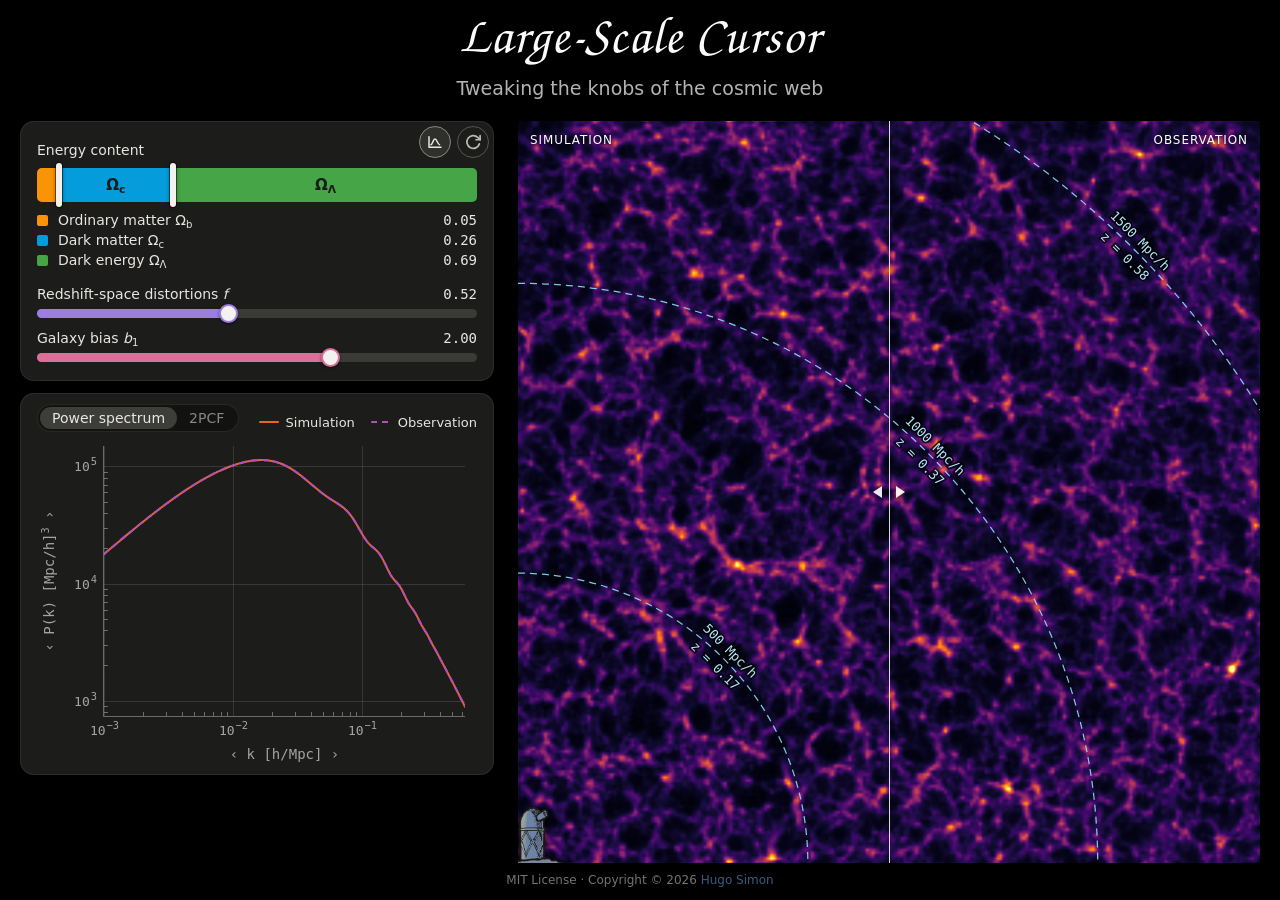
<file: index.html>
<!doctype html>
<html lang="en">
<head>
<meta charset="utf-8"><meta name="viewport" content="width=device-width, initial-scale=1">
<title>Large-Scale Cursor</title>
<meta name="description" content="Tweaking the knobs of the cosmic web: an interactive large-scale-structure simulator in the browser.">
<meta name="author" content="Hugo Simon">
<meta name="theme-color" content="#000000">
<!-- Icons and link preview: the app's own field, drawn by dev/logo.html and
     written by `node dev/makeicons.mjs`. The preview is the 512 px icon itself,
     transparent outside the disk and the dome, as on hollved. No og:site_name:
     Discord prints it as a second, smaller copy of the title. -->
<link rel="icon" type="image/png" sizes="32x32" href="assets/icon-32.png">
<link rel="icon" type="image/png" sizes="48x48" href="assets/icon-48.png">
<link rel="icon" type="image/png" sizes="192x192" href="assets/icon-192.png">
<link rel="apple-touch-icon" sizes="180x180" href="assets/icon-180.png">
<meta property="og:type" content="website">
<meta property="og:url" content="https://hsimonfroy.github.io/lscursor/">
<meta property="og:title" content="Large-Scale Cursor">
<meta property="og:description" content="Tweaking the knobs of the cosmic web">
<meta property="og:image" content="https://hsimonfroy.github.io/lscursor/assets/icon-512.png">
<meta property="og:image:type" content="image/png">
<meta property="og:image:width" content="512">
<meta property="og:image:height" content="512">
<meta property="og:image:alt" content="An observatory dome in front of a disk of simulated cosmic web">
<meta name="twitter:card" content="summary">
<link rel="stylesheet" href="style.css">
<style>
  body { padding: 12px clamp(10px, 3vw, 20px) 8px; }
  /* Wide: controls and power spectrum stacked on the left, the map on the right.
     Narrow: controls, map, power spectrum, one column.
     The map's side is as large as fits with the footer still on screen - the
     viewport height minus the title, subtitle, footer and padding - and never
     so wide that the controls column drops under 300 px. The grid is given the
     map's height, so the left column can never push the page taller. */
  .wrap { --stage: clamp(420px, min(100vh - 158px, 100vw - 370px), 760px);
          display: grid; gap: 12px 24px; justify-content: center; align-items: start;
          height: var(--stage);
          grid-template-columns: minmax(300px, 580px) var(--stage);
          grid-template-rows: auto minmax(0, 1fr);
          grid-template-areas: "controls stage" "pk stage"; }
  /* dvh tracks the visible height on mobile, where browser bars come and go */
  @supports (height: 100dvh) {
    .wrap { --stage: clamp(420px, min(100dvh - 158px, 100vw - 370px), 760px); }
  }
  /* The top padding is deliberately generous: it pushes "Energy content" clear of
     the frame's edge so it reads as the bar's title rather than the panel's, and
     it puts air between the corner buttons and the bar. */
  .panel-controls { grid-area: controls; position: relative; padding: 20px 16px 6px; }
  .panel-controls .ebar-title { margin-bottom: 10px; }   /* as before, unchanged */
  .panel-btns { position: absolute; top: 4px; right: 4px; display: flex; gap: 6px; }
  .panel-controls .slider { margin-bottom: 12px; }
  /* The plot keeps at most a 4:3 aspect (cqw = the panel's width) and gives up
     height, never width, when the column is short. */
  .panel-pk { grid-area: pk; align-self: start; max-height: 100%; padding: 10px 16px 8px;
              display: flex; flex-direction: column; container-type: inline-size; }
  .panel-pk .pk-body { height: 75cqw; min-height: 0; flex: 0 1 auto; }
  .panel-pk .pk-canvas { position: absolute; inset: 0; height: 100%; }
  /* container-type lets the map's own labels size themselves off its width (cqw) */
  .stage { grid-area: stage; position: relative; width: var(--stage); height: var(--stage);
           container-type: inline-size; overflow: hidden; background: #000;
           touch-action: none; cursor: ew-resize; user-select: none; }
  .stage canvas { position: absolute; inset: 0; width: 100%; height: 100%; display: block; }
  #overlay { font-size: clamp(9.5px, 7px + 0.8cqw, 13px); }   /* read by drawOverlay() */
  /* square frame, so the observer sits exactly in the corner */
  #obs { position: absolute; left: 0; bottom: 0; height: clamp(34px, 7.6cqw, 58px);
         pointer-events: none; filter: drop-shadow(0 2px 5px rgba(0,0,0,0.85)); }
  /* Wipe: a hairline plus two small arrowheads, no button - it should read as a
     seam in the image, not as a control sitting on top of it. */
  .wipe-line { position: absolute; top: 0; bottom: 0; width: 1px; margin-left: -0.5px;
               background: rgba(255,255,255,0.85); box-shadow: 0 0 3px rgba(0,0,0,0.7);
               pointer-events: none; }
  .wipe-grip { position: absolute; top: 50%; width: 44px; height: 20px; margin: -10px 0 0 -22px;
               color: #fff; opacity: 0.9; pointer-events: none;
               filter: drop-shadow(0 1px 2px rgba(0,0,0,0.9)); transition: transform 0.15s, opacity 0.15s; }
  .wipe-grip svg { display: block; }
  .stage:hover .wipe-grip, .stage.is-dragging .wipe-grip { opacity: 1; transform: scale(1.15); }
  .tag { position: absolute; top: 12px; font-size: clamp(10px, 7.5px + 0.6cqw, 12px);
         letter-spacing: 0.08em; text-transform: uppercase; color: #fff; pointer-events: none;
         text-shadow: 0 1px 4px rgba(0,0,0,0.95); }
  .tag-sim { left: 12px; } .tag-obs { right: 12px; }
  .panel-btns button { width: 32px; height: 32px; padding: 0; display: flex; align-items: center;
                 justify-content: center; cursor: pointer; border-radius: 50%;
                 border: 1px solid #56554f; background: transparent; color: #bab8b3; }
  .panel-btns button:hover { color: var(--ink); background: #2f2f2c; border-color: #7a7872; }
  .panel-btns button:focus-visible { outline: 2px solid var(--ink); outline-offset: 2px; }
  .panel-btns button.is-on { color: var(--ink); border-color: #8a8886; background: #2f2f2c; }
  /* The stats panel folds away at any width; only the default differs (open on a
     wide screen, closed on a narrow one), so the toggle is always there. */
  .panel-pk.is-collapsed { display: none; }
  /* Narrow: one column, and the stats sit between the sliders and the map so the
     two can be read together - closed until asked for, since the map is what the
     page is about. */
  @media (max-width: 860px) {
    .wrap { height: auto; grid-template-columns: minmax(0, 760px); grid-template-rows: none;
            grid-template-areas: "controls" "pk" "stage"; }
    .stage { width: 100%; height: auto; aspect-ratio: 1; }
  }
</style>
</head>
<body>
<h1 class="app-title">Large-Scale Cursor</h1>
<p class="app-subtitle">Tweaking the knobs of the cosmic web</p>

<div class="wrap">
  <div class="panel panel-controls">
    <div class="panel-btns">
      <button id="statsToggle" type="button" title="Show the summary statistics"
              aria-expanded="false" aria-controls="pk" aria-label="Show the summary statistics">
        <svg viewBox="0 0 24 24" width="18" height="18" fill="none" stroke="currentColor"
             stroke-width="2" stroke-linecap="round" stroke-linejoin="round" aria-hidden="true">
          <path d="M4 5v14h16"/><path d="M6.5 15.5c2.5 0 2.8-7.5 5.5-7.5s3.3 7.5 6 7.5"/>
        </svg>
      </button>
      <button id="reset" type="button" title="Reset to the observation's parameters"
              aria-label="Reset parameters">
        <svg viewBox="0 0 24 24" width="18" height="18" fill="none" stroke="currentColor"
             stroke-width="2.3" stroke-linecap="round" stroke-linejoin="round" aria-hidden="true">
          <path d="M20.5 14.5a8.5 8.5 0 1 1-2.2-8.6L21.5 9"/><path d="M21.5 3.5V9H16"/>
        </svg>
      </button>
    </div>
    <div id="controls"></div>
  </div>
  <div class="stage" id="stage">
    <canvas id="view"></canvas>
    <canvas id="overlay"></canvas>
    <img id="obs" src="assets/observer.png" alt="observer">
    <div class="tag tag-sim">simulation</div>
    <div class="tag tag-obs">observation</div>
    <div class="wipe-line" id="wipeLine"></div>
    <div class="wipe-grip" id="wipeGrip">
      <svg viewBox="-22 -10 44 20" width="44" height="20" fill="currentColor" aria-hidden="true">
        <path d="M-7 -6 L-16 0 L-7 6 Z M7 -6 L16 0 L7 6 Z"/>
      </svg>
    </div>
  </div>
  <div class="panel panel-pk" id="pk"></div>
</div>

<footer class="app-footer">
  MIT License &middot; Copyright &copy; 2026
  <a href="https://hsimonfroy.github.io/" target="_blank" rel="noopener noreferrer">Hugo Simon</a>
</footer>

<script type="module">
import { createContext } from './src/gl/context.js';
import { Pipeline } from './src/sim/pipeline.js';
import { Renderer } from './src/sim/render.js';
import { createState, setEnergy, derive, FIDUCIAL, GEOM } from './src/state.js';
import { Slider, COLOURS } from './src/ui/sliders.js';
import { EnergyBar } from './src/ui/energybar.js';
import { StatsPlot } from './src/ui/statsplot.js';
import { pkEstimator } from './src/sim/pk.js';
import { linearPower } from './src/cosmo/power.js';
import { xiTransform } from './src/cosmo/xi.js';

const DISPLAY = 760;
const view = document.getElementById('view');
view.width = view.height = DISPLAY;
const { gl, caps } = createContext(view);
if (!gl) { document.body.innerHTML = '<h1>WebGL2 unavailable</h1>'; throw new Error('no gl'); }

// One grid only. The 128^3 draft was visibly coarse (10 Mpc/h cells) and the
// whole point of the app is how the cosmic web LOOKS, so the extra FFT time is
// the right trade.
const grid = { nx: GEOM.nXY, ny: GEOM.nXY, nz: GEOM.nZ, slabCells: GEOM.slabCells,
               boxXY: GEOM.boxXY, boxZ: GEOM.boxXY * GEOM.nZ / GEOM.nXY };
const pipe = new Pipeline(gl, grid);
const payload = pipe.createPayload();
const rend = new Renderer(gl, caps, { width: DISPLAY, height: DISPLAY, grid });

const state = createState();
let clip = null, lastMs = 0, lastKind = '', dirtyCosmo = true, queued = false;

// Colour range: the OBSERVATION's clip levels, on both sides of the wipe, so
// one colour always means the same weighted count per pixel. Lower b1 or sigma8
// and the knots dim and the voids fill in, which is what the eye expects.
// (Re-stretching every frame between that frame's own extremes pins the peaks
// to the top colour whatever b1 is, so less contrast shows up as the rest of
// the image getting BRIGHTER - that was tried and dropped.)
let truthClip = null;
// Tone curve for the map. The linear ramp left a typical pixel at 0.07 of the
// colour map, i.e. in inferno's near-black end, which disappears on a dim
// screen. asinh stretches the bottom and compresses the top; the wider clip
// (1e-4 per tail instead of 5e-5) lowers the top end a little as well. Even at
// b1 = 2.5 with Omega_c = 0.35 that saturates only 0.05% of pixels.
const TONE = { knee: 2.0, q: 1e-4 };
const syncGPU = () => { const px = new Uint8Array(4); gl.bindFramebuffer(gl.FRAMEBUFFER, null);
                        gl.readPixels(0, 0, 1, 1, gl.RGBA, gl.UNSIGNED_BYTE, px); };

function draw() {
  const d = derive(state);
  // Timed around the WHOLE frame on purpose. pipe.run only queues GPU commands
  // and returns in a few ms; the real cost is not paid until quantiles() calls
  // readPixels and forces a sync. Timing pipe.run alone reports ~6 ms for work
  // that actually takes ~200 ms, which is worse than not measuring at all.
  const t0 = performance.now();
  const didFFT = dirtyCosmo;
  if (dirtyCosmo) {
    pipe.run(d.cosmo, d.A, payload, { seed: 1, smoothR: 4.0 });
    rend.setCosmology(d.Omega_m);
    dirtyCosmo = false;
  }
  rend.paint(payload, { f: state.f, b1: state.b1, f0: d.f0 });
  clip = truthClip;
  rend.composite(null, { ...clip, wipe: state.wipe, knee: TONE.knee });
  syncGPU();   // the GPU runs asynchronously; without this lastMs is queueing time
  lastMs = performance.now() - t0;
  lastKind = didFFT ? 'cosmology (FFT + paint)' : 'paint only';
  drawOverlay(d);
  const key = `${state.Omega_b},${state.Omega_c},${state.f},${state.b1}`;
  if (key !== pkKey) { pkKey = key; setCurves('sim', d, state.b1, state.f); }
}

// ---- summary statistics: linear theory, Kaiser monopole at z = 0 ----
// Theory rather than a measurement of the map. The box holds too few modes at
// BAO scales for ~5% wiggles to survive cosmic variance and the slab projection,
// whereas the theory curve is smooth, exact and costs well under a millisecond,
// so it simply follows every frame. It stops at the box's own Nyquist frequency.
// Log-uniform in k, so a log k axis is evenly sampled and a linear one still
// gets ~9 samples per BAO wiggle at the top end.
const PK_N = 600, PK_KMIN = 1e-3, PK_KMAX = (Math.PI * grid.nx) / grid.boxXY;   // pi / 5 Mpc/h
const pkK = new Float64Array(PK_N);
for (let i = 0; i < PK_N; i++) pkK[i] = PK_KMIN * (PK_KMAX / PK_KMIN) ** (i / (PK_N - 1));
const plinMemo = new WeakMap();   // derive() is memoised, so its result is a stable key
function plin(d) {
  let P = plinMemo.get(d);
  if (!P) { P = linearPower(pkK, d.cosmo, d.A, new Float64Array(PK_N)); plinMemo.set(d, P); }
  return P;
}
// Kaiser (1987), angle-averaged: <(b + f mu^2)^2> = b^2 + 2bf/3 + f^2/5. The
// same factor multiplies the correlation function, so one transform per
// cosmology is enough and b1/f only rescale it.
const kaiser = (b, f) => b * b + (2 / 3) * b * f + (f * f) / 5;
const xiT = xiTransform();
const xiMemo = new WeakMap();
function xiLin(d) {
  let X = xiMemo.get(d);
  if (!X) {
    const P = linearPower(xiT.k, d.cosmo, d.A, new Float64Array(xiT.k.length));
    X = Float64Array.from(xiT.xi(P));   // xi() reuses its output buffer, so copy
    xiMemo.set(d, X);
  }
  return X;
}
const statsPanel = document.getElementById('pk');
const statsPlot = new StatsPlot(statsPanel, { selector: 'segmented',
                                              note: 'Linear theory: Kaiser monopole at z = 0',
                                              onStat: () => writeHash() });
const curves = { pk: {}, xi: {} };
/** Fill one side ('sim' or 'obs') of both statistics. */
function setCurves(side, d, b1, f) {
  const K = kaiser(b1, f);
  curves.pk[side] = Array.from(plin(d), (p) => p * K);
  curves.xi[side] = Array.from(xiLin(d), (v) => v * K);
  if (curves.pk.sim && curves.pk.obs) {
    statsPlot.setData('pk', { x: pkK, sim: curves.pk.sim, obs: curves.pk.obs });
    statsPlot.setData('xi', { x: xiT.s, sim: curves.xi.sim, obs: curves.xi.obs });
  }
}
let pkKey = '';
const schedule = () => { if (!queued) { queued = true; requestAnimationFrame(() => { queued = false; draw(); }); } };

// ---- arcs of constant comoving distance, drawn over the colour map ----
const overlay = document.getElementById('overlay');
let overlayKey = '';
function drawOverlay(d) {
  const dpr = Math.min(2, window.devicePixelRatio || 1);
  const W = overlay.clientWidth, H = overlay.clientHeight;
  // The arcs' redshift labels depend only on Omega_m and the canvas size, so a
  // b1 or f frame skips this entirely (it was ~4 ms of 2-D canvas work).
  const key = `${d.Omega_m},${W},${H},${dpr}`;
  if (key === overlayKey) return;
  overlayKey = key;
  if (overlay.width !== W * dpr) { overlay.width = W * dpr; overlay.height = H * dpr; }
  const g = overlay.getContext('2d');
  g.setTransform(dpr, 0, 0, dpr, 0, 0);
  g.clearRect(0, 0, W, H);
  const lc = rend.lc;
  // Cyan reads cleanly over inferno's warm ramp at every level, which white
  // and yellow do not.
  g.strokeStyle = 'rgba(150,232,255,0.85)';
  g.lineWidth = 1.25;
  g.setLineDash([7, 5]);
  // size from CSS (#overlay font-size), which scales with the map's width
  g.font = `${getComputedStyle(overlay).fontSize} ui-monospace, monospace`;
  const off = parseFloat(getComputedStyle(overlay).fontSize) * 0.45;
  // Every label is centred where its arc crosses the diagonal and runs along the
  // tangent there, i.e. tilted 45 degrees. The three sit ~300 px apart on the
  // diagonal, so they cannot collide, and the diagonal is the one place the
  // 1500 Mpc/h arc is guaranteed to be on screen (it only spans ~31-59 deg).
  const a = -Math.PI / 4;
  for (const r of [500, 1000, 1500]) {
    const px = (r / grid.boxXY) * W;   // observer at the bottom-left corner
    g.beginPath();
    g.arc(0, H, px, -Math.PI / 2, 0);
    g.stroke();
    const lx = Math.cos(a) * px, ly = H + Math.sin(a) * px;
    g.save();
    g.translate(lx, ly);
    g.rotate(a + Math.PI / 2);         // run the text along the arc's tangent
    g.textAlign = 'center';
    g.setLineDash([]);
    // distance on the outer side of the arc, redshift on the inner side
    for (const [text, y, base] of [[`${r} Mpc/h`, -off, 'alphabetic'],
                                   [`z = ${lc.zOf(r).toFixed(2)}`, off, 'top']]) {
      g.textBaseline = base;
      g.lineWidth = 3.5; g.strokeStyle = 'rgba(0,0,0,0.75)';
      g.strokeText(text, 0, y);
      g.fillStyle = 'rgba(180,240,255,0.98)';
      g.fillText(text, 0, y);
    }
    g.restore();
    g.setLineDash([7, 5]);
    g.strokeStyle = 'rgba(150,232,255,0.85)';
    g.lineWidth = 1.25;
  }
  g.setLineDash([]);
}

// ---- controls ----
const host = document.getElementById('controls');
const SYM = { Omega_b: 'Ω<sub>b</sub>', Omega_c: 'Ω<sub>c</sub>', Omega_L: 'Ω<sub>Λ</sub>' };
const ebar = new EnergyBar(host, {
  title: 'Energy content', variant: 'inside', legend: 'rows', colours: COLOURS, ink: '#1a1a19',
  names: { Omega_b: 'Ordinary matter', Omega_c: 'Dark matter', Omega_L: 'Dark energy' },
  symbols: SYM,
  values: { Omega_b: state.Omega_b, Omega_c: state.Omega_c, Omega_L: state.Omega_L },
  onChange: (v) => { setEnergy(state, v); dirtyCosmo = true; schedule(); },
});
const row = document.createElement('div');
row.className = 'controls-row';
host.appendChild(row);
const sF = new Slider(row, { key: 'f', label: 'Redshift-space distortions <i>f</i>',
  min: 0, max: 1.2, step: 0.01, value: state.f,
  onInput: (v) => { state.f = v; schedule(); } });
const sB = new Slider(row, { key: 'b1', label: 'Galaxy bias <i>b</i><sub>1</sub>',
  min: 1, max: 2.5, step: 0.01, value: state.b1,
  onInput: (v) => { state.b1 = v; schedule(); } });

document.getElementById('reset').addEventListener('click', () => {
  Object.assign(state, FIDUCIAL, { f: truthParams.f, b1: truthParams.b1 });
  ebar.setValues({ ...FIDUCIAL });
  sF.set(state.f); sB.set(state.b1);
  dirtyCosmo = true; schedule();
});

// ---- folding the stats panel away ----
// Open by default on a wide screen, closed on a narrow one where it would push
// the map off screen. The URL hash carries the state so a link can share it:
// #power or #2pcf opens the panel on that statistic and #none closes it at any
// width; no hash leaves the default. The hash only follows what you do, so a
// link that never touched the panel carries none of this.
const toggle = document.getElementById('statsToggle');
const NARROW = window.matchMedia('(max-width: 860px)');
const HASH = { pk: '#power', xi: '#2pcf', none: '#none' };
let collapsed = true, applyingHash = false;
function setCollapsed(c) {
  collapsed = c;
  statsPanel.classList.toggle('is-collapsed', c);
  toggle.classList.toggle('is-on', !c);
  toggle.setAttribute('aria-expanded', String(!c));
  toggle.title = c ? 'Show the summary statistics' : 'Hide the summary statistics';
  if (!c) statsPlot.draw();     // it was display:none, so it had no size to draw into
}
function writeHash() {
  if (applyingHash) return;   // reading a hash must not rewrite it half-applied
  const want = collapsed ? HASH.none : HASH[statsPlot.stat];
  if ((location.hash || '') !== want) {
    history.replaceState(null, '', want || location.pathname + location.search);
  }
}
function readHash() {
  const h = location.hash.slice(1).toLowerCase();
  const stat = h === '2pcf' ? 'xi' : h === 'power' ? 'pk' : null;
  applyingHash = true;
  if (stat) statsPlot.setStat(stat);
  setCollapsed(stat ? false : (h === 'none' || NARROW.matches));
  applyingHash = false;
}
toggle.addEventListener('click', () => { setCollapsed(!collapsed); writeHash(); });
window.addEventListener('hashchange', readHash);

// ---- wipe ----
const stage = document.getElementById('stage');
const line = document.getElementById('wipeLine'), grip = document.getElementById('wipeGrip');
function setWipe(clientX) {
  const r = stage.getBoundingClientRect();
  state.wipe = Math.min(1, Math.max(0, (clientX - r.left) / r.width));
  line.style.left = grip.style.left = `${state.wipe * 100}%`;
  schedule();
}
stage.addEventListener('pointerdown', (e) => {
  stage.setPointerCapture(e.pointerId); setWipe(e.clientX);
  stage.classList.add('is-dragging');
  const mv = (ev) => setWipe(ev.clientX);
  const up = () => { stage.classList.remove('is-dragging');
                     stage.removeEventListener('pointermove', mv); window.removeEventListener('pointerup', up); };
  stage.addEventListener('pointermove', mv); window.addEventListener('pointerup', up);
});
line.style.left = grip.style.left = `${state.wipe * 100}%`;

// ---- bake the observation, then show the live side ----
const truthParams = { ...FIDUCIAL, f: state.f, b1: state.b1 };
{
  const d = derive({ ...truthParams, wipe: 0 });
  pipe.run(d.cosmo, d.A, payload, { seed: 1, smoothR: 4.0 });
  rend.setCosmology(d.Omega_m);
  truthClip = rend.bakeTruth(payload, { f: truthParams.f, b1: truthParams.b1, f0: d.f0 }, TONE);
  setCurves('obs', d, truthParams.b1, truthParams.f);
}
dirtyCosmo = true;
draw();
readHash();
// The map is sized from the viewport, so the arcs are redrawn whenever it resizes.
new ResizeObserver(() => drawOverlay(derive(state))).observe(stage);
window.__done = true;
window.__setParams = (p) => {
  Object.assign(state, p);
  if ('Omega_b' in p || 'Omega_c' in p || 'Omega_L' in p) dirtyCosmo = true;
  ebar.setValues({ Omega_b: state.Omega_b, Omega_c: state.Omega_c, Omega_L: state.Omega_L });
  sF.set(state.f); sB.set(state.b1);
  line.style.left = grip.style.left = `${state.wipe * 100}%`;
  draw();
};
// Per-stage timing of one paint-only frame, with a hard GPU sync after each
// stage so every number is that stage's own cost.
window.__profile = () => {
  const out = {};
  const sync = () => { const px = new Uint8Array(4); gl.bindFramebuffer(gl.FRAMEBUFFER, null);
                       gl.readPixels(0, 0, 1, 1, gl.RGBA, gl.UNSIGNED_BYTE, px); };
  let t = performance.now();
  const lap = (k) => { sync(); const n = performance.now(); out[k] = +(n - t).toFixed(2); t = n; };
  sync(); t = performance.now();
  const d = derive(state);                                            lap('derive (JS)');
  rend.paint(payload, { f: state.f, b1: state.b1, f0: d.f0 });        lap('paint (GPU points)');
  rend.composite(null, { ...truthClip, wipe: state.wipe, knee: TONE.knee });  lap('composite (GPU)');
  drawOverlay(d);                                                     lap('overlay (2D canvas)');
  return out;
};
window.__profileCosmo = () => {
  const prof = {};
  const d = derive(state);
  pipe.run(d.cosmo, d.A, payload, { seed: 1, smoothR: 4.0, profile: prof });
  let t = performance.now();
  rend.setCosmology(d.Omega_m);
  prof['light-cone LUT (JS)'] = +(performance.now() - t).toFixed(2);
  return prof;
};
// Raw accumulation buffer (one float per 5 Mpc/h pixel), for offline analysis.
window.__accum = () => { rend.quantiles(); const n = rend.gw * rend.gh, out = new Array(n);
  for (let i = 0; i < n; i++) out[i] = rend._qbuf[i * 4]; return out; };
// The two spectra currently plotted, and the P(k) actually MEASURED from the
// painted map (2-D, CPU FFT, ~5 ms) - not shown in the app, kept for checks.
window.__pk = () => ({ ...curves, stat: statsPlot.stat });
let pkEst = null;
window.__measurePk = () => (pkEst ??= pkEstimator(grid.nx, grid.boxXY))(rend.readAccum(), 4);
window.__stats = () => ({ lastMs, clip, f: state.f, b1: state.b1, wipe: state.wipe,
                          Omega: [state.Omega_b, state.Omega_c, state.Omega_L] });
</script>
</body>
</html>
</file>
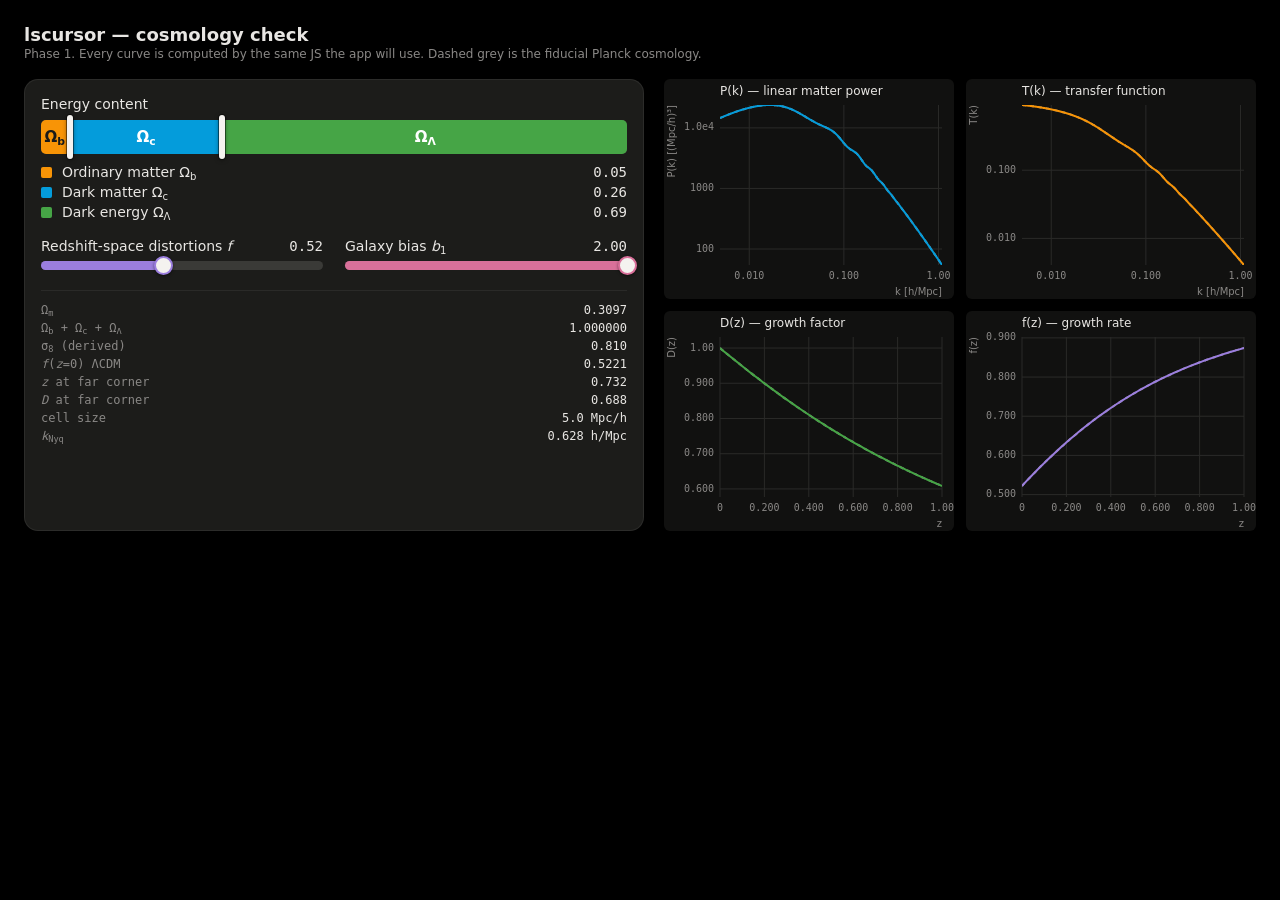
<file: dev/cosmo.html>
<!doctype html>
<html lang="en">
<head>
<meta charset="utf-8">
<meta name="viewport" content="width=device-width, initial-scale=1">
<title>lscursor — cosmology check</title>
<link rel="icon" href="data:,">
<link rel="stylesheet" href="../style.css">
<style>
  body { padding: 24px; }
  .wrap { display: grid; grid-template-columns: minmax(320px, 620px) 1fr; gap: 20px; max-width: 1560px; }
  .charts { display: grid; grid-template-columns: repeat(2, 1fr); gap: 12px; }
  .charts canvas { width: 100%; height: 220px; border-radius: 6px; display: block; }
  @media (max-width: 860px) {
    .wrap { grid-template-columns: 1fr; }
    .charts { grid-template-columns: 1fr; }
  }
</style>
</head>
<body>
<h1>lscursor — cosmology check</h1>
<p class="sub">Phase 1. Every curve is computed by the same JS the app will use.
Dashed grey is the fiducial Planck cosmology.</p>

<div class="wrap">
  <div class="panel">
    <div id="sliders"></div>
    <dl class="readout" id="readout"></dl>
  </div>
  <div class="charts">
    <canvas id="pk"></canvas>
    <canvas id="tk"></canvas>
    <canvas id="dz"></canvas>
    <canvas id="fz"></canvas>
  </div>
</div>

<script type="module">
import { createState, setEnergy, derive, FIDUCIAL, FIXED, GEOM } from '../src/state.js';
import { transferEH98 } from '../src/cosmo/eh98.js';
import { linearPower } from '../src/cosmo/power.js';
import { interp, aOfChi } from '../src/cosmo/background.js';
import { Slider, COLOURS } from '../src/ui/sliders.js';
import { EnergyBar } from '../src/ui/energybar.js';
import { Plot } from '../src/ui/plot.js';

const state = createState();

// k grid spanning exactly the modes the 1280 Mpc/h box will actually carry
const kf = 2 * Math.PI / GEOM.boxXY, kny = Math.PI * GEOM.nXY / GEOM.boxXY;
const K = new Float64Array(600);
for (let i = 0; i < K.length; i++) K[i] = kf * Math.pow((Math.sqrt(3) * kny) / kf, i / (K.length - 1));
const Z = new Float64Array(120);
for (let i = 0; i < Z.length; i++) Z[i] = (i / (Z.length - 1)) * 1.0;

const plots = {
  pk: new Plot(document.getElementById('pk'), { title: 'P(k) — linear matter power', xlabel: 'k [h/Mpc]', ylabel: 'P(k) [(Mpc/h)³]', xlog: true, ylog: true, color: COLOURS.Omega_c }),
  tk: new Plot(document.getElementById('tk'), { title: 'T(k) — transfer function', xlabel: 'k [h/Mpc]', ylabel: 'T(k)', xlog: true, ylog: true, color: COLOURS.Omega_b }),
  dz: new Plot(document.getElementById('dz'), { title: 'D(z) — growth factor', xlabel: 'z', ylabel: 'D(z)', color: COLOURS.Omega_L }),
  fz: new Plot(document.getElementById('fz'), { title: 'f(z) — growth rate', xlabel: 'z', ylabel: 'f(z)', color: COLOURS.f }),
};

const fidState = { ...FIDUCIAL, f: state.f, b1: 2 };
const fid = derive(fidState);
const fidCosmo = { Omega_b: FIDUCIAL.Omega_b, Omega_m: FIDUCIAL.Omega_b + FIDUCIAL.Omega_c, ...FIXED };
const refP = Array.from(linearPower(K, fidCosmo, fid.A));
const refT = Array.from(transferEH98(K, fidCosmo));
const refD = Array.from(Z).map((z) => interp(1 / (1 + z), fid.growth.a, fid.growth.D));
const refF = Array.from(Z).map((z) => interp(1 / (1 + z), fid.growth.a, fid.growth.f));

const sliders = {};
const host = document.getElementById('sliders');

// One bar, two dividers: Omega_b + Omega_c + Omega_L = 1 by construction.
// 'values' puts the number inside each segment where it fits and keeps the
// names in the legend - see dev/energybar.html for the variants this was
// chosen from. Switch variant to 'inside' for names in the bar too.
const ebar = new EnergyBar(host, {
  title: 'Energy content',
  variant: 'inside',
  legend: 'rows',
  colours: COLOURS,
  names: { Omega_b: 'Ordinary matter', Omega_c: 'Dark matter', Omega_L: 'Dark energy' },
  symbols: { Omega_b: 'Ω<sub>b</sub>', Omega_c: 'Ω<sub>c</sub>', Omega_L: 'Ω<sub>Λ</sub>' },
  values: { Omega_b: state.Omega_b, Omega_c: state.Omega_c, Omega_L: state.Omega_L },
  onChange: (v) => { setEnergy(state, v); sync(); },
});

// These two go side by side when the panel is wide enough, stacked when not.
const scalarRow = document.createElement('div');
scalarRow.className = 'controls-row';
host.appendChild(scalarRow);
sliders.f = new Slider(scalarRow, {
  key: 'f', label: 'Redshift-space distortions <i>f</i>', step: 0.01, min: 0, max: 1.2, value: state.f,
  onInput: (v) => { state.f = v; sync(); },
});
sliders.b1 = new Slider(scalarRow, {
  key: 'b1', label: 'Galaxy bias <i>b</i><sub>1</sub>', step: 0.01, min: 1, max: 2, value: state.b1,
  onInput: (v) => { state.b1 = v; sync(); },
});

function sync() {
  for (const k of ['f', 'b1']) sliders[k].set(state[k]);
  const d = derive(state);

  plots.pk.setData(K, linearPower(K, d.cosmo, d.A), refP);
  plots.tk.setData(K, transferEH98(K, d.cosmo), refT);
  plots.dz.setData(Z, Array.from(Z).map((z) => interp(1 / (1 + z), d.growth.a, d.growth.D)), refD);
  plots.fz.setData(Z, Array.from(Z).map((z) => interp(1 / (1 + z), d.growth.a, d.growth.f)), refF);

  const zCorner = 1 / aOfChi(Math.SQRT2 * GEOM.boxXY, d.dist) - 1;
  const Dcorner = interp(aOfChi(Math.SQRT2 * GEOM.boxXY, d.dist), d.growth.a, d.growth.D);
  const rows = [
    ['Ω<sub>m</sub>', d.Omega_m.toFixed(4)],
    ['Ω<sub>b</sub> + Ω<sub>c</sub> + Ω<sub>Λ</sub>', (state.Omega_b + state.Omega_c + state.Omega_L).toFixed(6)],
    ['σ<sub>8</sub> (derived)', d.sigma8.toFixed(3)],
    ['<i>f</i>(<i>z</i>=0) ΛCDM', d.f0.toFixed(4)],
    ['<i>z</i> at far corner', zCorner.toFixed(3)],
    ['<i>D</i> at far corner', Dcorner.toFixed(3)],
    ['cell size', (GEOM.boxXY / GEOM.nXY).toFixed(1) + ' Mpc/h'],
    ['<i>k</i><sub>Nyq</sub>', kny.toFixed(3) + ' h/Mpc'],
  ];
  document.getElementById('readout').innerHTML =
    rows.map(([k, v]) => `<dt>${k}</dt><dd>${v}</dd>`).join('');
}

addEventListener('resize', () => Object.values(plots).forEach((p) => p.draw()));
sync();
</script>
</body>
</html>
</file>
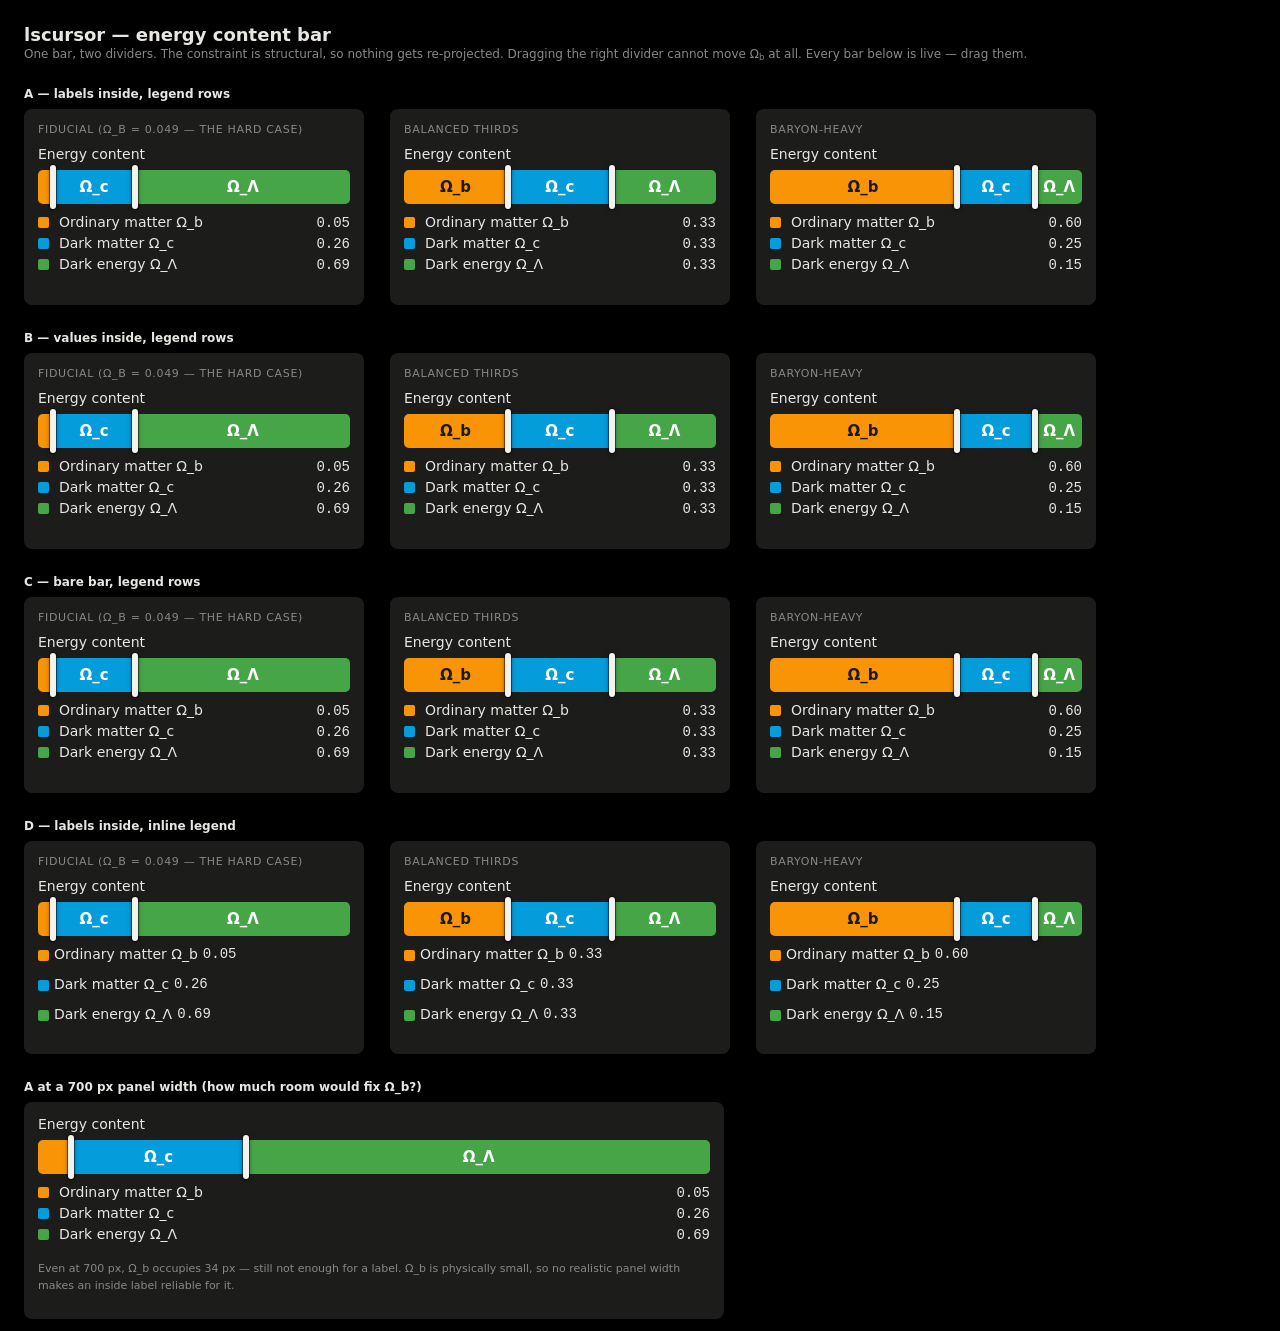
<file: dev/energybar.html>
<!doctype html>
<html lang="en">
<head>
<meta charset="utf-8"><meta name="viewport" content="width=device-width, initial-scale=1">
<title>lscursor — energy bar variants</title>
<link rel="icon" href="data:,"><link rel="stylesheet" href="../style.css">
<style>
  body { padding: 24px; }
  .grid { display: grid; grid-template-columns: repeat(3, 340px); gap: 26px; }
  .cell { background: var(--surface-2); border-radius: 8px; padding: 14px; }
  .cell.wide { grid-column: span 3; }
  .cell h3 { font-size: 11px; color: var(--ink-muted); margin: 0 0 10px; font-weight: 500;
             text-transform: uppercase; letter-spacing: 0.06em; }
  .colhead { font-size: 12px; color: var(--ink); margin: 26px 0 8px; font-weight: 600; }
  .note { font-size: 11px; color: var(--ink-muted); margin-top: 8px; line-height: 1.5; }
</style>
</head>
<body>
<h1>lscursor — energy content bar</h1>
<p class="sub">One bar, two dividers. The constraint is structural, so nothing gets
re-projected. Dragging the right divider cannot move Ω<sub>b</sub> at all.
Every bar below is live — drag them.</p>
<div id="out"></div>

<script type="module">
import { EnergyBar } from '../src/ui/energybar.js';
import { COLOURS } from '../src/ui/sliders.js';

const names = { Omega_b: 'Ordinary matter', Omega_c: 'Dark matter', Omega_L: 'Dark energy' };
const symbols = { Omega_b: 'Ω_b', Omega_c: 'Ω_c', Omega_L: 'Ω_Λ' };

const settings = [
  ['fiducial (Ω_b = 0.049 — the hard case)', { Omega_b: 0.049, Omega_c: 0.261, Omega_L: 0.690 }],
  ['balanced thirds', { Omega_b: 0.333, Omega_c: 0.333, Omega_L: 0.334 }],
  ['baryon-heavy', { Omega_b: 0.60, Omega_c: 0.25, Omega_L: 0.15 }],
];

const variants = [
  ['A — labels inside, legend rows', { variant: 'inside', legend: 'rows' }],
  ['B — values inside, legend rows', { variant: 'values', legend: 'rows' }],
  ['C — bare bar, legend rows', { variant: 'bare', legend: 'rows' }],
  ['D — labels inside, inline legend', { variant: 'inside', legend: 'inline' }],
];

const out = document.getElementById('out');
for (const [vlabel, vopts] of variants) {
  const h = document.createElement('div');
  h.className = 'colhead'; h.textContent = vlabel;
  out.appendChild(h);
  const grid = document.createElement('div');
  grid.className = 'grid';
  out.appendChild(grid);
  for (const [slabel, values] of settings) {
    const cell = document.createElement('div');
    cell.className = 'cell';
    const t = document.createElement('h3'); t.textContent = slabel;
    cell.appendChild(t);
    grid.appendChild(cell);
    new EnergyBar(cell, {
      ...vopts, colours: COLOURS, names, symbols, values,
      onChange: () => {},
    });
  }
}

// a wider panel, to see what extra room buys
const h2 = document.createElement('div');
h2.className = 'colhead'; h2.textContent = 'A at a 700 px panel width (how much room would fix Ω_b?)';
out.appendChild(h2);
const wide = document.createElement('div');
wide.className = 'cell wide'; wide.style.width = '700px';
out.appendChild(wide);
new EnergyBar(wide, {
  variant: 'inside', legend: 'rows', colours: COLOURS, names, symbols,
  values: { Omega_b: 0.049, Omega_c: 0.261, Omega_L: 0.690 }, onChange: () => {},
});
const n = document.createElement('p');
n.className = 'note';
n.textContent = 'Even at 700 px, Ω_b occupies 34 px — still not enough for a label. '
  + 'Ω_b is physically small, so no realistic panel width makes an inside label reliable for it.';
wide.appendChild(n);

window.__done = true;
</script>
</body>
</html>
</file>
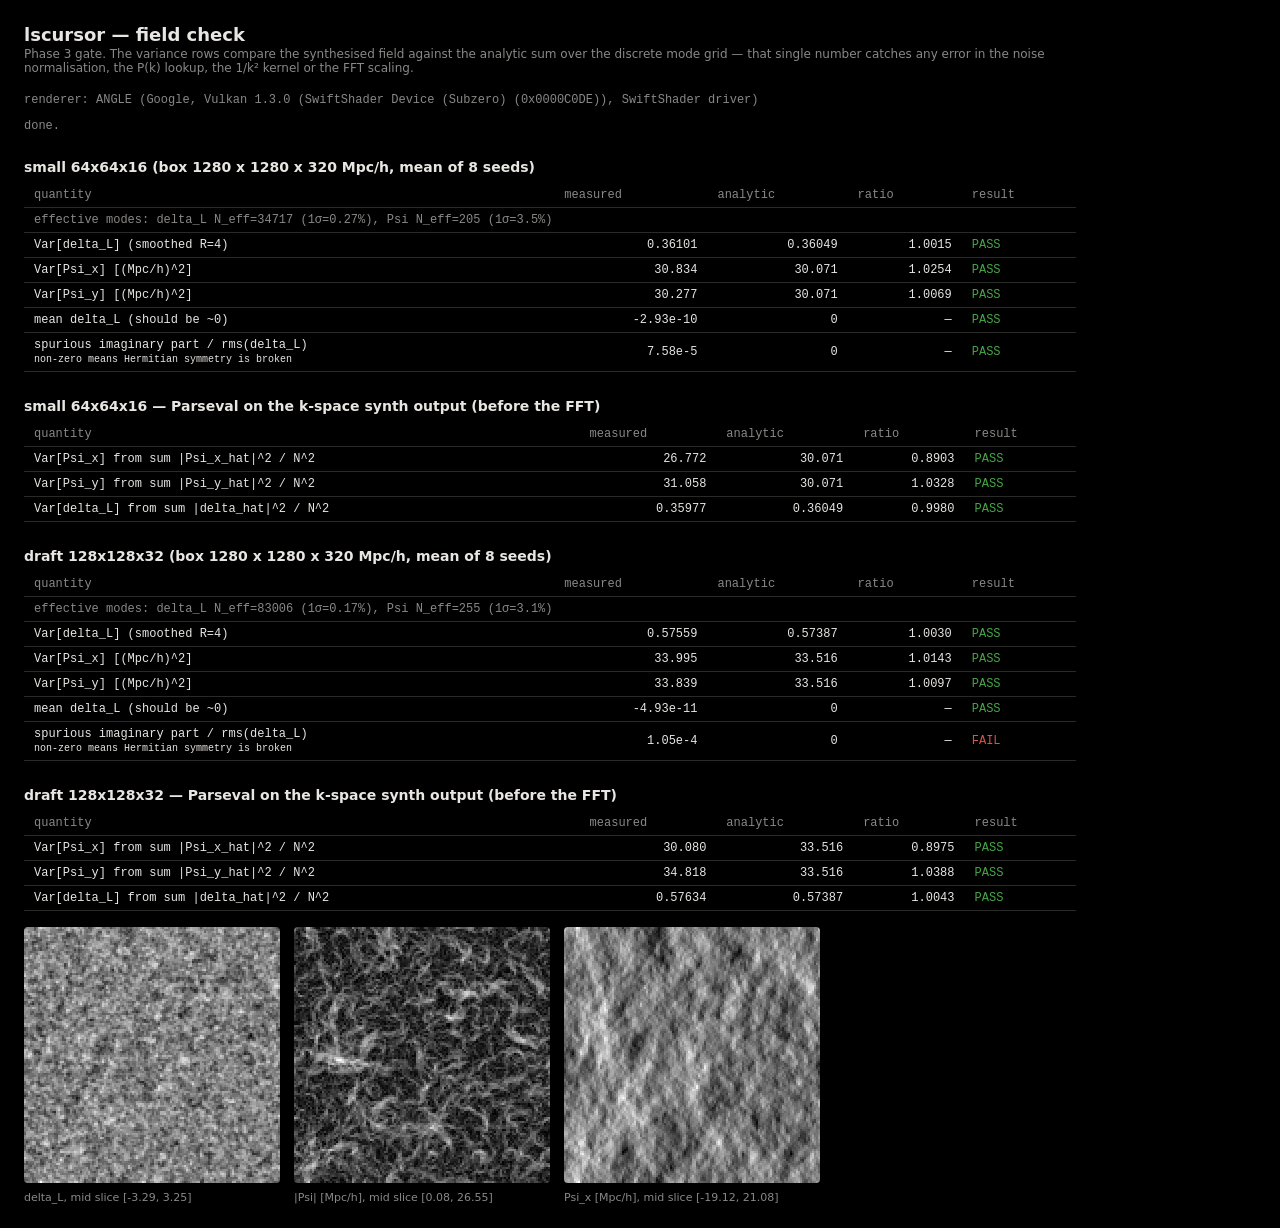
<file: dev/fields.html>
<!doctype html>
<html lang="en">
<head>
<meta charset="utf-8"><meta name="viewport" content="width=device-width, initial-scale=1">
<title>lscursor — field check</title>
<link rel="icon" href="data:,"><link rel="stylesheet" href="../style.css">
<style>
  body { padding: 24px; max-width: 1100px; }
  table { border-collapse: collapse; width: 100%; font-family: ui-monospace, monospace; font-size: 12px; }
  th, td { text-align: left; padding: 5px 10px; border-bottom: 1px solid var(--grid); }
  th { color: var(--ink-muted); font-weight: 500; }
  td.n { text-align: right; }
  .pass { color: #46a546; } .fail { color: #d9534f; }
  h2 { font-size: 14px; margin: 26px 0 8px; }
  #slices { display: flex; gap: 14px; flex-wrap: wrap; margin-top: 16px; }
  figure { margin: 0; } figcaption { font-size: 11px; color: var(--ink-muted); margin-top: 4px; }
  #slices canvas { image-rendering: pixelated; border-radius: 4px; }
  #caps { color: var(--ink-muted); font-size: 12px; font-family: ui-monospace, monospace; }
</style>
</head>
<body>
<h1>lscursor — field check</h1>
<p class="sub">Phase 3 gate. The variance rows compare the synthesised field against the
analytic sum over the discrete mode grid — that single number catches any error in the
noise normalisation, the P(k) lookup, the 1/k² kernel or the FFT scaling.</p>
<div id="caps"></div>
<p id="status" style="font-family:ui-monospace,monospace;font-size:12px;color:var(--ink-muted)">starting…</p>
<div id="out"></div>
<div id="slices"></div>
<canvas id="gl" width="1" height="1" style="display:none"></canvas>

<script type="module">
import { createContext } from '../src/gl/context.js';
import { readFloat } from '../src/gl/glutil.js';
import { makeIndexer } from '../src/gl/fft.js';
import { Pipeline } from '../src/sim/pipeline.js';
import { linearPower } from '../src/cosmo/power.js';
import { derive, createState, GEOM } from '../src/state.js';

const { gl, caps } = createContext(document.getElementById('gl'));
document.getElementById('caps').textContent = gl ? `renderer: ${caps.renderer}` : 'no WebGL2';
if (!gl) throw new Error('no WebGL2');

const rows = [];
const out = document.getElementById('out');
function section(t) { rows.push(`<h2>${t}</h2><table><tr><th>quantity</th><th class="n">measured</th><th class="n">analytic</th><th class="n">ratio</th><th>result</th></tr>`); }
function row(q, m, a, tol) {
  const r = m / a;
  rows.push(`<tr><td>${q}</td><td class="n">${m.toPrecision(5)}</td><td class="n">${a.toPrecision(5)}</td>` +
            `<td class="n">${r.toFixed(4)}</td><td class="${Math.abs(r - 1) < tol ? 'pass' : 'fail'}">${Math.abs(r - 1) < tol ? 'PASS' : 'FAIL'}</td></tr>`);
}
function endSection() { rows.push('</table>'); flush(); }
function flush() { out.innerHTML = rows.join('') + (rows.filter(r => r.startsWith('<h2>')).length > rows.filter(r => r === '</table>').length ? '</table>' : ''); }
const status = document.getElementById('status');
/** Paint, then hand the frame back to the browser so the page stays alive. */
const tick = (msg) => new Promise((r) => { status.textContent = msg; flush(); requestAnimationFrame(() => setTimeout(r, 0)); });

const st = createState();
const d = derive(st);

/** log-k lookup so the mode loop does not re-derive Eisenstein-Hu per mode. */
function pkLookup(cosmo, A, kmin, kmax, n = 4096) {
  const logK0 = Math.log(kmin * 0.5), dlog = (Math.log(kmax * 2) - logK0) / (n - 1);
  const k = new Float64Array(n);
  for (let i = 0; i < n; i++) k[i] = Math.exp(logK0 + i * dlog);
  const P = linearPower(k, cosmo, A);
  return (kv) => {
    const t = Math.min(n - 1, Math.max(0, (Math.log(kv) - logK0) / dlog));
    const i = t | 0, j = Math.min(i + 1, n - 1), f = t - i;
    return P[i] + f * (P[j] - P[i]);
  };
}

/** Analytic variance of delta_L and Psi_x over the discrete mode grid. */
function analytic(grid, cosmo, A, smoothR) {
  const { nx, ny, nz, boxXY, boxZ } = grid;
  const kfx = 2 * Math.PI / boxXY, kfz = 2 * Math.PI / boxZ;
  const V = boxXY * boxXY * boxZ;
  const wrap = (i, n) => (i <= n / 2 ? i : i - n);
  // cache P(k) by |k| via the same LUT-free path the theory uses
  // Also accumulate the EFFECTIVE number of contributing modes,
  //   N_eff = (sum w)^2 / sum w^2,
  // because Var[Psi] is dominated by a handful of large-scale modes and a single
  // realisation therefore scatters by sqrt(2/N_eff) around the ensemble mean.
  // Comparing one realisation to the ensemble value without that allowance was
  // what made this test look like a 10% bug in the gradient kernel.
  let varD = 0, varPsi = 0, sumD2 = 0, sumP2 = 0;
  const Pof = pkLookup(cosmo, A, kfx, 2 * Math.sqrt(3) * Math.PI * nx / boxXY);
  for (let iz = 0; iz < nz; iz++) {
    const kz = wrap(iz, nz) * kfz;
    for (let iy = 0; iy < ny; iy++) {
      const ky = wrap(iy, ny) * kfx;
      for (let ix = 0; ix < nx; ix++) {
        const kx = wrap(ix, nx) * kfx;
        const k2 = kx * kx + ky * ky + kz * kz;
        if (k2 === 0) continue;
        const P = Pof(Math.sqrt(k2));
        const sm = Math.exp(-k2 * smoothR * smoothR);
        const wD = P * sm, wP = (kx * kx / (k2 * k2)) * P;
        varD += wD; sumD2 += wD * wD;
        varPsi += wP; sumP2 += wP * wP;
      }
    }
  }
  return {
    varD: varD / V, varPsi: varPsi / V,
    nEffD: (varD * varD) / sumD2, nEffPsi: (varPsi * varPsi) / sumP2,
  };
}

function measure(gl, pipe, grid) {
  const { nx, ny, nz } = grid;
  const buf = readFloat(gl, pipe.volumeFb, pipe.vol.atlasW, pipe.vol.atlasH);
  const ix = makeIndexer(nx, ny, nz);
  let sPx = 0, sPy = 0, sD = 0, s2Px = 0, s2Py = 0, s2D = 0, sImg = 0, n = 0;
  for (let z = 0; z < nz; z++) for (let y = 0; y < ny; y++) for (let x = 0; x < nx; x++) {
    const o = ix.at(x, y, z) * 4;
    const px = buf[o], py = buf[o + 1], dl = buf[o + 2], im = buf[o + 3];
    sPx += px; sPy += py; sD += dl; sImg += im * im;
    s2Px += px * px; s2Py += py * py; s2D += dl * dl; n++;
  }
  return {
    varPsiX: s2Px / n - (sPx / n) ** 2,
    varPsiY: s2Py / n - (sPy / n) ** 2,
    varD: s2D / n - (sD / n) ** 2,
    meanD: sD / n,
    spurIm: Math.sqrt(sImg / n),
    buf, ix,
  };
}

const SMOOTH_R = 4.0;
for (const [nx, ny, nz, label] of [[64, 64, 16, 'small 64x64x16'], [128, 128, 32, 'draft 128x128x32']]) {
  const grid = { nx, ny, nz, slabCells: 8, boxXY: GEOM.boxXY, boxZ: GEOM.boxXY * (nz / nx) };
  // full3d: this gate checks the whole k-space cube and 3-D volume, which the
  // default slab pipeline never materialises (dev/slab.html checks slab == full3d)
  const pipe = new Pipeline(gl, grid, { mode: 'full3d' });
  const payload = pipe.createPayload();
  pipe.run(d.cosmo, d.A, payload, { seed: 1, smoothR: SMOOTH_R });

  await tick(`${label}: summing the analytic mode grid (${(nx * ny * nz / 1e3).toFixed(0)}k modes)…`);
  const a = analytic(grid, d.cosmo, d.A, SMOOTH_R);

  // Average over independent seeds so the comparison is against the ensemble
  // mean, with the tolerance set by the realisation scatter rather than guessed.
  const NSEED = 8;
  let aD = 0, aPx = 0, aPy = 0, m = null;
  for (let sd = 1; sd <= NSEED; sd++) {
    await tick(`${label}: synthesising + measuring seed ${sd}/${NSEED}…`);
    pipe.run(d.cosmo, d.A, payload, { seed: sd, smoothR: SMOOTH_R });
    const mi = measure(gl, pipe, grid);
    aD += mi.varD; aPx += mi.varPsiX; aPy += mi.varPsiY;
    if (sd === 1) m = mi;
  }
  aD /= NSEED; aPx /= NSEED; aPy /= NSEED;
  const sigD = Math.sqrt(2 / (a.nEffD * NSEED)), sigP = Math.sqrt(2 / (a.nEffPsi * NSEED));

  section(`${label}  (box ${grid.boxXY} x ${grid.boxXY} x ${grid.boxZ.toFixed(0)} Mpc/h,` +
          ` mean of ${NSEED} seeds)`);
  rows.push(`<tr><td colspan="5" style="color:var(--ink-muted)">effective modes: ` +
            `delta_L N_eff=${a.nEffD.toFixed(0)} (1σ=${(100 * sigD).toFixed(2)}%), ` +
            `Psi N_eff=${a.nEffPsi.toFixed(0)} (1σ=${(100 * sigP).toFixed(1)}%)</td></tr>`);
  row('Var[delta_L]  (smoothed R=4)', aD, a.varD, Math.max(3 * sigD, 0.01));
  row('Var[Psi_x]   [(Mpc/h)^2]', aPx, a.varPsi, Math.max(3 * sigP, 0.01));
  row('Var[Psi_y]   [(Mpc/h)^2]', aPy, a.varPsi, Math.max(3 * sigP, 0.01));
  rows.push(`<tr><td>mean delta_L (should be ~0)</td><td class="n">${m.meanD.toExponential(2)}</td>` +
            `<td class="n">0</td><td class="n">—</td><td class="${Math.abs(m.meanD) < 1e-4 ? 'pass' : 'fail'}">${Math.abs(m.meanD) < 1e-4 ? 'PASS' : 'FAIL'}</td></tr>`);
  const rel = m.spurIm / Math.sqrt(m.varD);
  rows.push(`<tr><td>spurious imaginary part / rms(delta_L)<br><small>non-zero means Hermitian symmetry is broken</small></td>` +
            `<td class="n">${rel.toExponential(2)}</td><td class="n">0</td><td class="n">—</td>` +
            `<td class="${rel < 1e-4 ? 'pass' : 'fail'}">${rel < 1e-4 ? 'PASS' : 'FAIL'}</td></tr>`);
  endSection();

  // --- Parseval on the k-space synth output, to separate synthesis from transform ---
  {
    await tick(`${label}: Parseval check on the k-space synthesis…`);
    pipe.run(d.cosmo, d.A, payload, { seed: 1, smoothR: SMOOTH_R, stopAfterSynth: true });
    const kbuf2 = readFloat(gl, pipe.volumeFb, pipe.vol.atlasW, pipe.vol.atlasH);
    const ixk = makeIndexer(nx, ny, nz);
    const N = nx * ny * nz;
    // C = Psi_x_hat + i Psi_y_hat  =>  Psi_x_hat(k) = (C(k) + conj(C(-k)))/2
    //                                  Psi_y_hat(k) = (C(k) - conj(C(-k)))/(2i)
    let sx = 0, sy = 0, sd = 0;
    for (let z = 0; z < nz; z++) for (let y = 0; y < ny; y++) for (let x = 0; x < nx; x++) {
      const o = ixk.at(x, y, z) * 4;
      const on = ixk.at((nx - x) % nx, (ny - y) % ny, (nz - z) % nz) * 4;
      const cr = kbuf2[o], ci = kbuf2[o + 1], nr = kbuf2[on], ni = kbuf2[on + 1];
      const pxr = 0.5 * (cr + nr), pxi = 0.5 * (ci - ni);
      const pyr = 0.5 * (ci + ni), pyi = 0.5 * (nr - cr);
      sx += pxr * pxr + pxi * pxi;
      sy += pyr * pyr + pyi * pyi;
      sd += kbuf2[o + 2] * kbuf2[o + 2] + kbuf2[o + 3] * kbuf2[o + 3];
    }
    section(`${label} — Parseval on the k-space synth output (before the FFT)`);
    row('Var[Psi_x] from sum |Psi_x_hat|^2 / N^2', sx / (N * N), a.varPsi, 3 * Math.sqrt(2 / a.nEffPsi));
    row('Var[Psi_y] from sum |Psi_y_hat|^2 / N^2', sy / (N * N), a.varPsi, 3 * Math.sqrt(2 / a.nEffPsi));
    row('Var[delta_L] from sum |delta_hat|^2 / N^2', sd / (N * N), a.varD, 3 * Math.sqrt(2 / a.nEffD));
    endSection();
  }

  if (nz === 32) {
    // quick look: a delta_L slice and a Psi magnitude slice
    const draw = (title, fn) => {
      const c = document.createElement('canvas'); c.width = nx; c.height = ny;
      c.style.width = '256px'; c.style.height = '256px';
      const g2 = c.getContext('2d'); const im = g2.createImageData(nx, ny);
      const vals = new Float64Array(nx * ny);
      for (let y = 0; y < ny; y++) for (let x = 0; x < nx; x++) {
        const o = m.ix.at(x, y, nz >> 1) * 4;
        vals[y * nx + x] = fn(m.buf[o], m.buf[o + 1], m.buf[o + 2]);
      }
      let lo = Infinity, hi = -Infinity;
      for (const v of vals) { if (v < lo) lo = v; if (v > hi) hi = v; }
      for (let i = 0; i < vals.length; i++) {
        const t = Math.round(255 * (vals[i] - lo) / (hi - lo));
        im.data[i * 4] = t; im.data[i * 4 + 1] = t; im.data[i * 4 + 2] = t; im.data[i * 4 + 3] = 255;
      }
      g2.putImageData(im, 0, 0);
      const fig = document.createElement('figure');
      fig.appendChild(c);
      const cap = document.createElement('figcaption');
      cap.textContent = `${title}  [${lo.toFixed(2)}, ${hi.toFixed(2)}]`;
      fig.appendChild(cap);
      document.getElementById('slices').appendChild(fig);
    };
    draw('delta_L, mid slice', (px, py, dl) => dl);
    draw('|Psi| [Mpc/h], mid slice', (px, py) => Math.hypot(px, py));
    draw('Psi_x [Mpc/h], mid slice', (px) => px);
    window.__field = () => {
      const { nx: NX, ny: NY, nz: NZ } = grid;
      const o = new Float32Array(NX * NY * NZ * 3);
      let i = 0;
      for (let z = 0; z < NZ; z++) for (let y = 0; y < NY; y++) for (let x = 0; x < NX; x++) {
        const p = m.ix.at(x, y, z) * 4;
        o[i++] = m.buf[p]; o[i++] = m.buf[p + 1]; o[i++] = m.buf[p + 2];
      }
      return { shape: [NX, NY, NZ], box: [grid.boxXY, grid.boxXY, grid.boxZ],
               data: Array.from(o.subarray(0, o.length)) };
    };
  }
  payload.fb && gl.deleteFramebuffer(payload.fb);
  gl.deleteTexture(payload.tex);
  pipe.dispose();
}
status.textContent = 'done.';
window.__done = true;
</script>
</body>
</html>
</file>
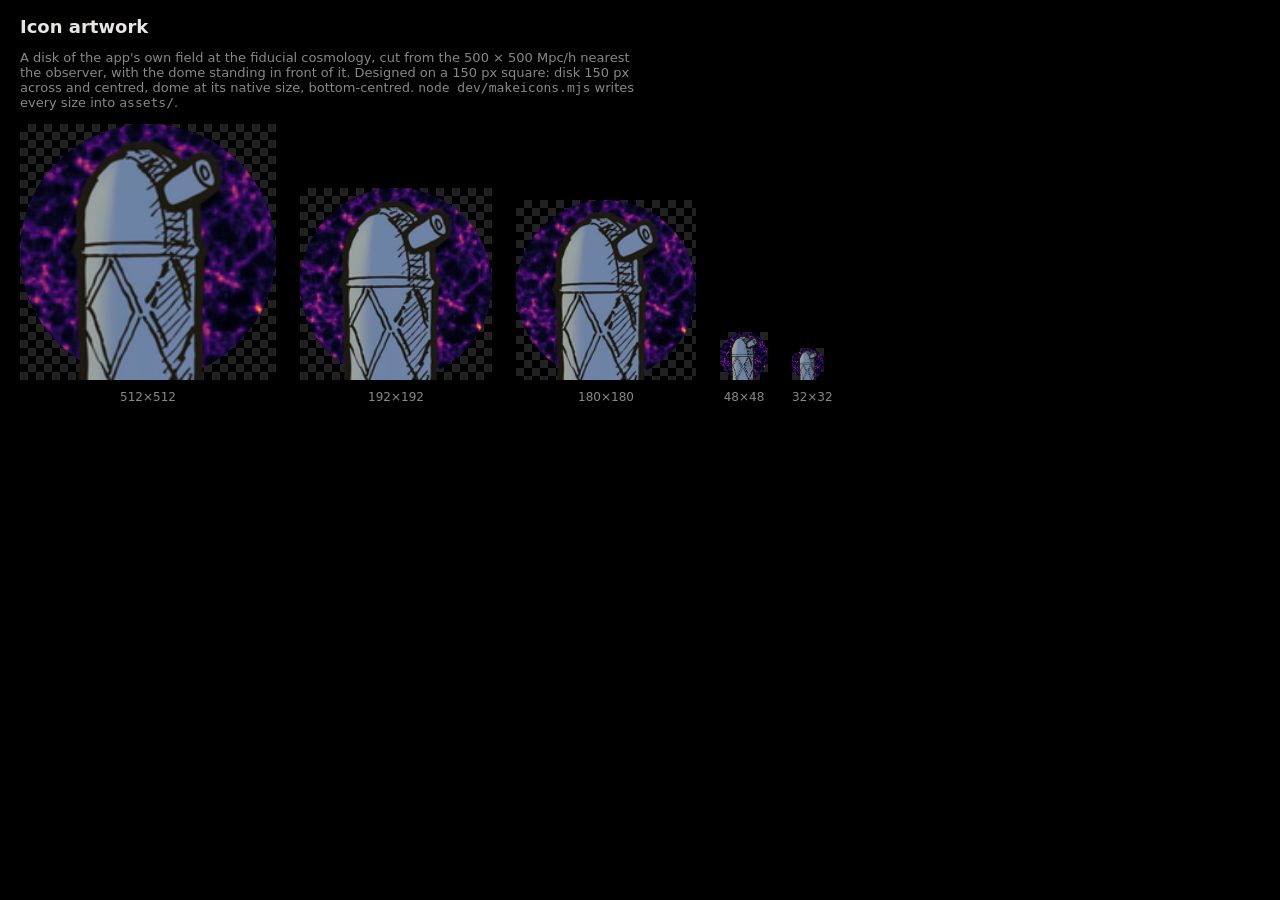
<file: dev/logo.html>
<!doctype html>
<html lang="en">
<head>
<meta charset="utf-8"><meta name="viewport" content="width=device-width, initial-scale=1">
<title>lscursor — icon artwork</title>
<link rel="icon" href="data:,"><link rel="stylesheet" href="../style.css">
<style>
  body { padding: 16px 20px 40px; }
  .row { display: flex; gap: 24px; align-items: flex-end; flex-wrap: wrap; margin-top: 14px; }
  .row figure { margin: 0; }
  .row figcaption { font-size: 12px; color: var(--ink-muted); margin-top: 6px; text-align: center; }
  /* the checkerboard shows what is transparent */
  .row canvas { background-image: linear-gradient(45deg, #222 25%, transparent 25%),
      linear-gradient(-45deg, #222 25%, transparent 25%), linear-gradient(45deg, transparent 75%, #222 75%),
      linear-gradient(-45deg, transparent 75%, #222 75%);
    background-size: 16px 16px; background-position: 0 0, 0 8px, 8px -8px, -8px 0; }
  #view { display: none; }
  .note { font-size: 13px; color: var(--ink-muted); max-width: 76ch; }
</style>
</head>
<body>
<h1>Icon artwork</h1>
<p class="note">A disk of the app's own field at the fiducial cosmology, cut from the 500 × 500 Mpc/h
nearest the observer, with the dome standing in front of it. Designed on a 150 px square: disk
150 px across and centred, dome at its native size, bottom-centred. <code>node dev/makeicons.mjs</code>
writes every size into <code>assets/</code>.</p>
<canvas id="view"></canvas>
<div class="row" id="row"></div>

<script type="module">
import { createContext } from '../src/gl/context.js';
import { Pipeline } from '../src/sim/pipeline.js';
import { Renderer } from '../src/sim/render.js';
import { createState, derive, GEOM } from '../src/state.js';

const RES = 2000;                      // render the whole box this big, then crop
const NEAR = 500;                      // Mpc/h square kept, from the observer's corner
const TONE = { knee: 2.0, q: 1e-4 };   // the app's tone curve
const DESIGN = 150;                    // the layout is specified on a square this big

const view = document.getElementById('view');
view.width = view.height = RES;
const { gl, caps } = createContext(view, { preserveDrawingBuffer: true });
if (!gl) { document.body.innerHTML = '<h1>WebGL2 unavailable</h1>'; throw new Error('no gl'); }

const grid = { nx: GEOM.nXY, ny: GEOM.nXY, nz: GEOM.nZ, slabCells: GEOM.slabCells,
               boxXY: GEOM.boxXY, boxZ: GEOM.boxXY * GEOM.nZ / GEOM.nXY };
const pipe = new Pipeline(gl, grid);
const payload = pipe.createPayload();
const rend = new Renderer(gl, caps, { width: RES, height: RES, grid });
const state = createState();
const d = derive(state);
pipe.run(d.cosmo, d.A, payload, { seed: 1, smoothR: 4.0 });
rend.setCosmology(d.Omega_m);
rend.paint(payload, { f: state.f, b1: state.b1, f0: d.f0 });
rend.composite(null, { ...rend.quantiles(TONE.q), wipe: 2.0, knee: TONE.knee });

const dome = new Image();
dome.src = '../assets/observer2.png';
await dome.decode();

/**
 * Compose one square icon of side S and return it as a PNG data URL,
 * transparent outside the disk and the dome.
 */
function icon(S) {
  const c = document.createElement('canvas');
  c.width = c.height = S;
  const g = c.getContext('2d');
  g.imageSmoothingQuality = 'high';

  // the cosmic web, as a disk filling the square
  g.save();
  g.beginPath();
  g.arc(S / 2, S / 2, S / 2, 0, 2 * Math.PI);
  g.clip();
  const crop = Math.round((RES * NEAR) / grid.boxXY);      // 500 Mpc/h, bottom-left
  g.drawImage(view, 0, RES - crop, crop, crop, 0, 0, S, S);
  g.restore();

  // the dome, at its native size on the 150 px design, standing on the bottom edge
  const k = S / DESIGN;
  const dw = dome.naturalWidth * k, dh = dome.naturalHeight * k;
  g.drawImage(dome, (S - dw) / 2, S - dh, dw, dh);
  return { canvas: c, url: c.toDataURL('image/png') };
}

const SIZES = [512, 192, 180, 48, 32];
const row = document.getElementById('row');
const made = {};
const show = (canvas, label) => {
  const fig = document.createElement('figure');
  canvas.style.width = `${Math.min(canvas.width, 256)}px`;
  fig.append(canvas);
  const cap = document.createElement('figcaption');
  cap.textContent = label;
  fig.append(cap);
  row.append(fig);
};
for (const S of SIZES) {
  const { canvas, url } = icon(S);
  made[S] = url;
  show(canvas, `${S}×${S}`);
}
window.__icon = (S) => made[S] ?? icon(S).url;
window.__sizes = SIZES;
window.__done = true;
</script>
</body>
</html>
</file>
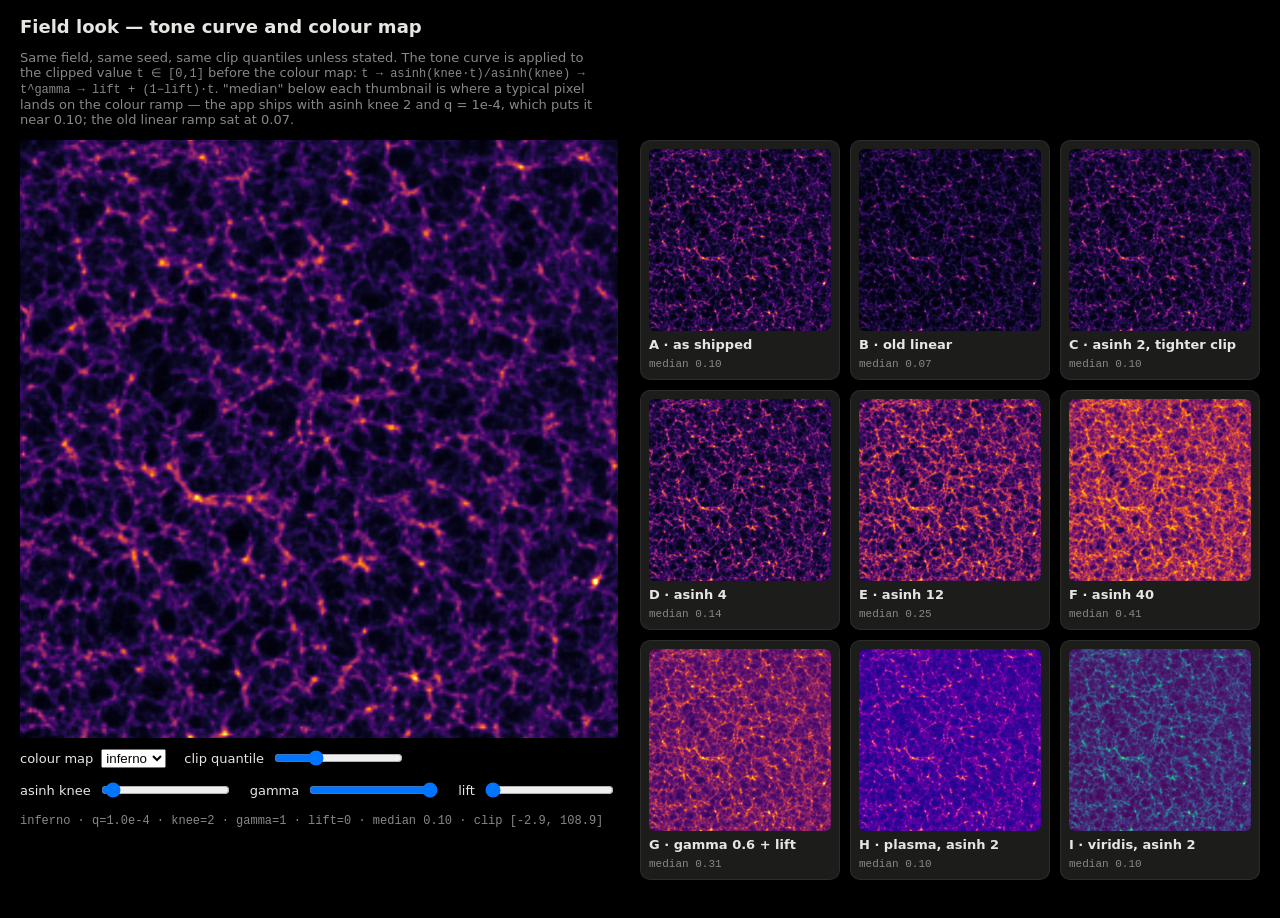
<file: dev/looks.html>
<!doctype html>
<html lang="en">
<head>
<meta charset="utf-8"><meta name="viewport" content="width=device-width, initial-scale=1">
<title>lscursor — field look</title>
<link rel="icon" href="data:,"><link rel="stylesheet" href="../style.css">
<style>
  body { padding: 16px 20px 40px; }
  h1 { margin-bottom: 4px; }
  .wrap { display: grid; grid-template-columns: minmax(320px, 1fr) minmax(320px, 620px);
          gap: 22px; align-items: start; }
  .stage { position: relative; width: 100%; aspect-ratio: 1; background: #000; overflow: hidden; }
  .stage canvas { position: absolute; inset: 0; width: 100%; height: 100%; }
  .grid { display: grid; grid-template-columns: repeat(3, 1fr); gap: 10px; }
  .cell { background: var(--surface-2); border: 1px solid rgba(255,255,255,0.07);
          border-radius: 10px; padding: 8px; cursor: pointer; }
  .cell.is-on { border-color: #8a8886; }
  .cell canvas { width: 100%; aspect-ratio: 1; display: block; border-radius: 6px; background: #000; }
  .cell b { display: block; font-size: 13px; margin: 6px 0 1px; }
  .cell span { font-size: 11px; color: var(--ink-muted); font-family: ui-monospace, monospace; }
  .row { display: flex; flex-wrap: wrap; gap: 12px 18px; align-items: center; margin: 10px 0 14px; }
  .row label { font-size: 13px; display: flex; gap: 8px; align-items: center; }
  .out { font-family: ui-monospace, monospace; font-size: 12px; color: var(--ink-muted); }
  .note { font-size: 13px; color: var(--ink-muted); max-width: 70ch; }
</style>
</head>
<body>
<h1>Field look — tone curve and colour map</h1>
<p class="note">Same field, same seed, same clip quantiles unless stated. The tone curve is applied
to the clipped value <span class="out">t ∈ [0,1]</span> before the colour map:
<span class="out">t → asinh(knee·t)/asinh(knee) → t^gamma → lift + (1−lift)·t</span>.
"median" below each thumbnail is where a typical pixel lands on the colour ramp — the app ships with
asinh knee 2 and q = 1e-4, which puts it near 0.10; the old linear ramp sat at 0.07.</p>

<div class="wrap">
  <div>
    <div class="stage"><canvas id="view"></canvas></div>
    <div class="row">
      <label>colour map
        <select id="cmap"><option>inferno</option><option>plasma</option><option>viridis</option></select>
      </label>
      <label>clip quantile <input id="q" type="range" min="-5" max="-1.7" step="0.05" value="-4.3"></label>
      <label>asinh knee <input id="knee" type="range" min="0" max="60" step="1" value="0"></label>
      <label>gamma <input id="gamma" type="range" min="0.3" max="1" step="0.02" value="1"></label>
      <label>lift <input id="lift" type="range" min="0" max="0.3" step="0.01" value="0"></label>
    </div>
    <div class="out" id="live"></div>
  </div>
  <div>
    <div class="grid" id="grid"></div>
  </div>
</div>

<script type="module">
import { createContext } from '../src/gl/context.js';
import { Pipeline } from '../src/sim/pipeline.js';
import { Renderer } from '../src/sim/render.js';
import { createState, derive, GEOM } from '../src/state.js';

const SIZE = 600;
const view = document.getElementById('view');
view.width = view.height = SIZE;
// preserveDrawingBuffer so each variant can be copied into a thumbnail
const { gl, caps } = createContext(view, { preserveDrawingBuffer: true });
if (!gl) { document.body.innerHTML = '<h1>WebGL2 unavailable</h1>'; throw new Error('no gl'); }

const grid = { nx: GEOM.nXY, ny: GEOM.nXY, nz: GEOM.nZ, slabCells: GEOM.slabCells,
               boxXY: GEOM.boxXY, boxZ: GEOM.boxXY * GEOM.nZ / GEOM.nXY };
const pipe = new Pipeline(gl, grid);
const payload = pipe.createPayload();
const rend = new Renderer(gl, caps, { width: SIZE, height: SIZE, grid });
const state = createState();
const d = derive(state);
pipe.run(d.cosmo, d.A, payload, { seed: 1, smoothR: 4.0 });
rend.setCosmology(d.Omega_m);
rend.paint(payload, { f: state.f, b1: state.b1, f0: d.f0 });   // one field, reused by every variant

let current = 'inferno';
function show(v) {
  if (v.cmap !== current) { rend.setColormap(v.cmap); current = v.cmap; }
  const q = rend.quantiles(v.q);
  rend.composite(null, { ...q, wipe: 2.0, knee: v.knee, gammaT: v.gamma, lift: v.lift });
  return q;
}

/** Where a typical pixel lands on the colour ramp, after the tone curve. */
function medianT(v, q) {
  const buf = rend._qbuf, n = rend.gw * rend.gh, out = new Float64Array(n);
  for (let i = 0; i < n; i++) {
    let t = Math.min(1, Math.max(0, (buf[i * 4] - q.lo) / Math.max(q.hi - q.lo, 1e-9)));
    if (v.knee > 0) t = Math.asinh(v.knee * t) / Math.asinh(v.knee);
    if (v.gamma !== 1) t = t ** v.gamma;
    out[i] = v.lift + (1 - v.lift) * t;
  }
  out.sort();
  return out[n >> 1];
}

const VARIANTS = [
  { name: 'A · as shipped', cmap: 'inferno', q: 1e-4, knee: 2, gamma: 1, lift: 0 },
  { name: 'B · old linear', cmap: 'inferno', q: 5e-5, knee: 0, gamma: 1, lift: 0 },
  { name: 'C · asinh 2, tighter clip', cmap: 'inferno', q: 5e-5, knee: 2, gamma: 1, lift: 0 },
  { name: 'D · asinh 4', cmap: 'inferno', q: 1e-4, knee: 4, gamma: 1, lift: 0 },
  { name: 'E · asinh 12', cmap: 'inferno', q: 1e-4, knee: 12, gamma: 1, lift: 0 },
  { name: 'F · asinh 40', cmap: 'inferno', q: 1e-4, knee: 40, gamma: 1, lift: 0 },
  { name: 'G · gamma 0.6 + lift', cmap: 'inferno', q: 5e-4, knee: 0, gamma: 0.6, lift: 0.10 },
  { name: 'H · plasma, asinh 2', cmap: 'plasma', q: 1e-4, knee: 2, gamma: 1, lift: 0 },
  { name: 'I · viridis, asinh 2', cmap: 'viridis', q: 1e-4, knee: 2, gamma: 1, lift: 0 },
];

const fmt = (v) => `${v.cmap} · q=${v.q} · knee=${v.knee} · gamma=${v.gamma} · lift=${v.lift}`;
const host = document.getElementById('grid');
const cells = VARIANTS.map((v) => {
  const el = document.createElement('div');
  el.className = 'cell';
  el.innerHTML = '<canvas width="300" height="300"></canvas><b></b><span></span>';
  el.querySelector('b').textContent = v.name;
  el.addEventListener('click', () => { setControls(v); redraw(); });
  host.appendChild(el);
  return el;
});

// Render every preset once into its thumbnail.
VARIANTS.forEach((v, i) => {
  const q = show(v);
  const c = cells[i].querySelector('canvas');
  c.getContext('2d').drawImage(view, 0, 0, c.width, c.height);
  cells[i].querySelector('span').textContent = `median ${medianT(v, q).toFixed(2)}`;
});

// ---- live controls ----
const el = (id) => document.getElementById(id);
const readControls = () => ({
  cmap: el('cmap').value, q: 10 ** parseFloat(el('q').value),
  knee: parseFloat(el('knee').value), gamma: parseFloat(el('gamma').value),
  lift: parseFloat(el('lift').value),
});
function setControls(v) {
  el('cmap').value = v.cmap; el('q').value = Math.log10(v.q);
  el('knee').value = v.knee; el('gamma').value = v.gamma; el('lift').value = v.lift;
}
function redraw() {
  const v = readControls();
  const q = show(v);
  el('live').textContent = `${fmt({ ...v, q: v.q.toExponential(1) })}  ·  median ${medianT(v, q).toFixed(2)}`
    + `  ·  clip [${q.lo.toFixed(1)}, ${q.hi.toFixed(1)}]`;
  cells.forEach((c, i) => c.classList.toggle('is-on', fmt(VARIANTS[i]) === fmt(v)));
}
['cmap', 'q', 'knee', 'gamma', 'lift'].forEach((id) => el(id).addEventListener('input', redraw));
setControls(VARIANTS[0]);
redraw();
window.__done = true;
window.__shot = (i) => { show(VARIANTS[i]); };
</script>
</body>
</html>
</file>
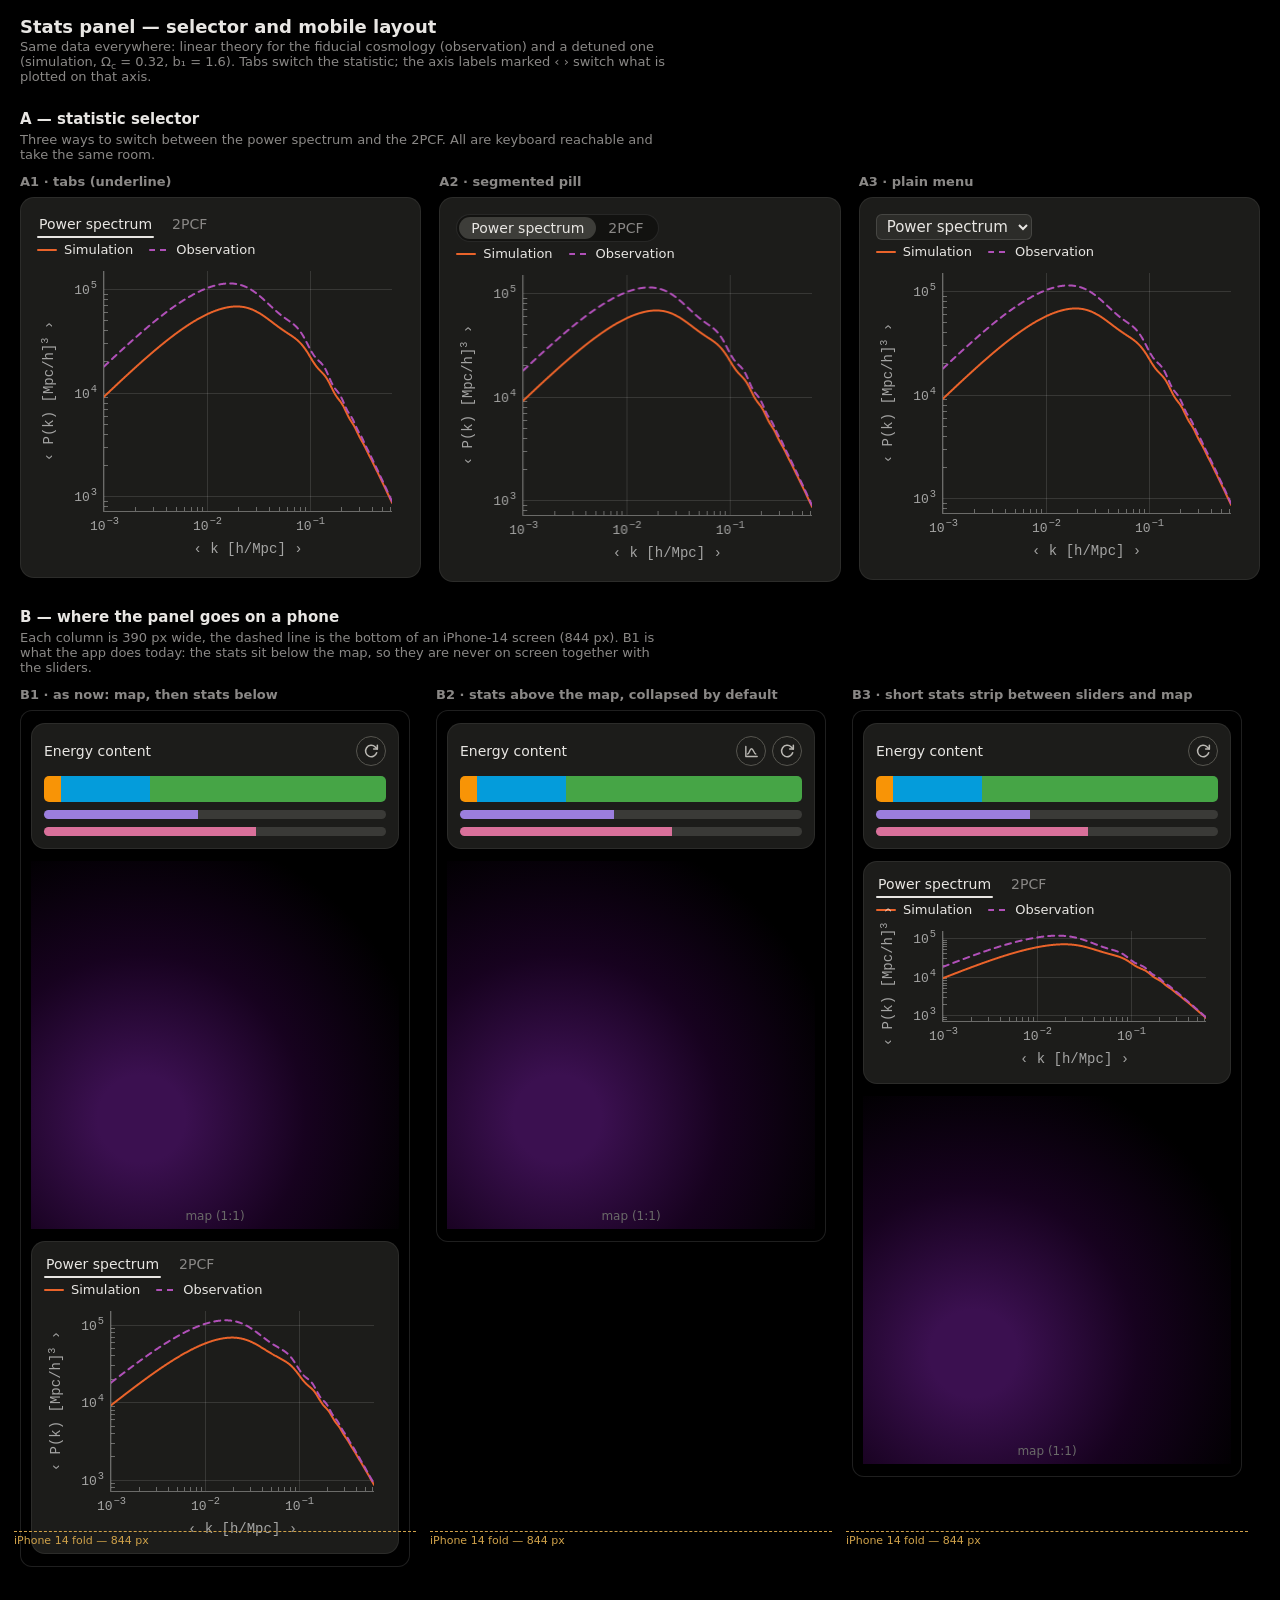
<file: dev/stats.html>
<!doctype html>
<html lang="en">
<head>
<meta charset="utf-8"><meta name="viewport" content="width=device-width, initial-scale=1">
<title>lscursor — stats panel options</title>
<link rel="icon" href="data:,"><link rel="stylesheet" href="../style.css">
<style>
  body { padding: 16px 20px 60px; }
  h2 { font-size: 15px; margin: 26px 0 4px; }
  .note { font-size: 13px; color: var(--ink-muted); max-width: 78ch; margin: 0 0 12px; }
  .three { display: grid; grid-template-columns: repeat(auto-fit, minmax(330px, 1fr)); gap: 18px; }
  .opt > h3 { font-size: 13px; color: var(--ink-muted); font-weight: 600; margin: 0 0 8px; }
  .pk-body { height: 300px; }
  .pk-canvas { height: 100%; }   /* the panels here size the body, not the canvas */
  /* phone mock-ups */
  .phones { display: flex; gap: 26px; flex-wrap: wrap; }
  .phone { width: 390px; position: relative; }
  .phone-body { background: #000; padding: 12px 10px; display: grid; gap: 12px;
                border: 1px solid rgba(255,255,255,0.12); border-radius: 12px; }
  .phone .panel { padding: 12px; }
  .phone .pk-body { height: 240px; }
  .mock-field { aspect-ratio: 1; background:
      radial-gradient(circle at 30% 70%, #3b1050 0 12%, #17021f 45%, #000 80%); border-radius: 0;
      display: flex; align-items: flex-end; justify-content: center; color: #6a6a68; font-size: 12px;
      padding-bottom: 6px; }
  .fold { position: absolute; left: -6px; right: -6px; border-top: 1px dashed #d0a24a;
          font-size: 11px; color: #d0a24a; padding-top: 2px; pointer-events: none; }
  .mock-head { display: flex; align-items: center; justify-content: space-between; gap: 10px; }
  .mock-title { font-size: var(--fs-ui); }
  .mock-btns { display: flex; gap: 6px; }
  .icon-btn { width: 30px; height: 30px; padding: 0; display: flex; align-items: center;
              justify-content: center; cursor: pointer; border-radius: 50%;
              border: 1px solid #56554f; background: transparent; color: #bab8b3; }
  .icon-btn.is-on { color: #fff; border-color: #8a8886; background: #2f2f2c; }
  .mock-rows { display: grid; gap: 8px; margin-top: 10px; }
  .mock-row { height: 9px; border-radius: 5px; background: #3a3a37; }
  .mock-row.a { background: linear-gradient(90deg, #9b7ede 0 45%, #3a3a37 45%); }
  .mock-row.b { background: linear-gradient(90deg, #d9709a 0 62%, #3a3a37 62%); }
  .mock-bar { height: 26px; border-radius: 5px; display: flex; overflow: hidden; }
  .mock-bar i { display: block; }
  .collapse { overflow: hidden; }
  .collapse[hidden] { display: none; }
</style>
</head>
<body>
<h1>Stats panel — selector and mobile layout</h1>
<p class="note">Same data everywhere: linear theory for the fiducial cosmology (observation) and a
detuned one (simulation, Ω<sub>c</sub> = 0.32, b₁ = 1.6). Tabs switch the statistic; the axis
labels marked ‹ › switch what is plotted on that axis.</p>

<h2>A — statistic selector</h2>
<p class="note">Three ways to switch between the power spectrum and the 2PCF. All are keyboard
reachable and take the same room.</p>
<div class="three">
  <div class="opt"><h3>A1 · tabs (underline)</h3><div class="panel" id="sel-tabs"></div></div>
  <div class="opt"><h3>A2 · segmented pill</h3><div class="panel" id="sel-seg"></div></div>
  <div class="opt"><h3>A3 · plain menu</h3><div class="panel" id="sel-menu"></div></div>
</div>

<h2>B — where the panel goes on a phone</h2>
<p class="note">Each column is 390 px wide, the dashed line is the bottom of an iPhone-14 screen
(844 px). B1 is what the app does today: the stats sit below the map, so they are never on screen
together with the sliders.</p>
<div class="phones" id="phones"></div>

<script type="module">
import { StatsPlot } from '../src/ui/statsplot.js';
import { xiTransform } from '../src/cosmo/xi.js';
import { linearPower } from '../src/cosmo/power.js';
import { derive, FIDUCIAL, GEOM, createState } from '../src/state.js';

// ---- the curves, straight from the app's own physics ----
const kMax = (Math.PI * GEOM.nXY) / GEOM.boxXY, N = 600, kMin = 1e-3;
const pkK = new Float64Array(N);
for (let i = 0; i < N; i++) pkK[i] = kMin * (kMax / kMin) ** (i / (N - 1));
const xiT = xiTransform();
const kaiser = (b, f) => b * b + (2 / 3) * b * f + (f * f) / 5;
const st = createState();
const curvesFor = (Omega_c, b1, f) => {
  const d = derive({ Omega_b: FIDUCIAL.Omega_b, Omega_c });
  const K = kaiser(b1, f);
  const P = Array.from(linearPower(pkK, d.cosmo, d.A, new Float64Array(N)), (p) => p * K);
  const Pxi = linearPower(xiT.k, d.cosmo, d.A, new Float64Array(xiT.k.length));
  const xi = Array.from(xiT.xi(Pxi), (v) => v * K);
  return { P, xi };
};
const obs = curvesFor(FIDUCIAL.Omega_c, 2.0, st.f);
const sim = curvesFor(0.32, 1.6, st.f);
const feed = (p) => {
  p.setData('pk', { x: pkK, sim: sim.P, obs: obs.P });
  p.setData('xi', { x: xiT.s, sim: sim.xi, obs: obs.xi });
};

// ---- A: selector styles ----
for (const [id, selector] of [['sel-tabs', 'tabs'], ['sel-seg', 'segmented'], ['sel-menu', 'menu']]) {
  feed(new StatsPlot(document.getElementById(id), { selector, note: 'Linear theory: Kaiser monopole at z = 0' }));
}

// ---- B: phone layouts ----
const SUMMARY_ICON = `<svg viewBox="0 0 24 24" width="17" height="17" fill="none" stroke="currentColor"
    stroke-width="2" stroke-linecap="round" stroke-linejoin="round" aria-hidden="true">
    <path d="M4 5v14h16"/><path d="M6.5 15.5c2.5 0 2.8-7.5 5.5-7.5s3.3 7.5 6 7.5"/></svg>`;
const RESET_ICON = `<svg viewBox="0 0 24 24" width="16" height="16" fill="none" stroke="currentColor"
    stroke-width="2.3" stroke-linecap="round" stroke-linejoin="round" aria-hidden="true">
    <path d="M20.5 14.5a8.5 8.5 0 1 1-2.2-8.6L21.5 9"/><path d="M21.5 3.5V9H16"/></svg>`;

const controlsMock = (extraBtn = '') => `
  <div class="panel">
    <div class="mock-head">
      <span class="mock-title">Energy content</span>
      <span class="mock-btns">${extraBtn}<button class="icon-btn" type="button">${RESET_ICON}</button></span>
    </div>
    <div class="mock-rows">
      <div class="mock-bar"><i style="background:#f89406;width:5%"></i><i style="background:#049cdb;width:26%"></i><i style="background:#46a546;width:69%"></i></div>
      <div class="mock-row a"></div>
      <div class="mock-row b"></div>
    </div>
  </div>`;
const fieldMock = '<div class="mock-field">map (1:1)</div>';

const LAYOUTS = [
  { id: 'B1', title: 'B1 · as now: map, then stats below',
    html: `${controlsMock()}${fieldMock}<div class="panel" data-plot></div>` },
  { id: 'B2', title: 'B2 · stats above the map, collapsed by default',
    collapsible: true,
    html: `${controlsMock(`<button class="icon-btn is-toggle" type="button" title="Show the summary statistics">${SUMMARY_ICON}</button>`)}
           <div class="panel collapse" data-plot hidden></div>${fieldMock}` },
  { id: 'B3', title: 'B3 · short stats strip between sliders and map',
    short: true,
    html: `${controlsMock()}<div class="panel" data-plot></div>${fieldMock}` },
];

const phones = document.getElementById('phones');
for (const L of LAYOUTS) {
  const col = document.createElement('div');
  col.className = 'phone';
  col.innerHTML = `<h3 style="font-size:13px;color:var(--ink-muted);margin:0 0 8px">${L.title}</h3>
                   <div class="phone-body">${L.html}</div>
                   <div class="fold" style="top:844px">iPhone 14 fold — 844 px</div>`;
  phones.append(col);
  const holder = col.querySelector('[data-plot]');
  const plot = new StatsPlot(holder, { note: 'Linear theory: Kaiser monopole at z = 0' });
  if (L.short) holder.querySelector('.pk-body').style.height = '150px';
  feed(plot);
  if (L.collapsible) {
    const btn = col.querySelector('.is-toggle');
    btn.addEventListener('click', () => {
      const open = holder.hasAttribute('hidden');
      holder.toggleAttribute('hidden', !open);
      btn.classList.toggle('is-on', open);
      if (open) plot.draw();
    });
  }
}
window.__done = true;
</script>
</body>
</html>
</file>
<file: style.css>
/* Title face, shared with hollved ("Lost in expansion"): URW Z003 Medium
   Italic, from the urw-base35 set (AGPL-3.0 with font exception). */
@font-face {
  font-family: 'Z003';
  src: url('assets/fonts/Z003-MediumItalic.otf') format('opentype');
  font-style: italic;
  font-weight: 500;
  font-display: swap;
}

:root {
  --surface: #000000;   /* page: pure black, as hollved */
  --surface-2: #1c1c1a;   /* panel: a touch above the page, the hairline does the rest */
  --ink: #e8e6e3;
  --ink-muted: #8a8886;
  --grid: #2a2a28;
  /* Power-spectrum series, taken from the map's own inferno colour map: the
     orange is inferno(0.65) as is; the violet is inferno(0.3)'s hue lifted in
     lightness, because the raw sample is 2.3:1 on the panel and a 2 px line
     vanishes. Validated as a pair on --surface-2 (CVD dE 23.5, both >= 3:1). */
  --pk-sim: #ea632a;
  --pk-obs: #b050b8;

  /* Fluid type. Each size runs linearly from a phone (360 px wide) to a
     desktop (>= 900 px) and is clamped at both ends, so there are no
     breakpoints to maintain and nothing jumps as a window is resized. */
  --fs-body:     clamp(13px, 11.7px + 0.37vw, 15px);
  --fs-ui:       clamp(12px, 10.7px + 0.37vw, 14px);   /* labels, legends, values */
  --fs-small:    clamp(11px, 9.7px + 0.37vw, 13px);    /* chart ticks, captions */
  --fs-sym:      clamp(13px, 11.7px + 0.37vw, 15px);   /* symbols inside the bar */
  --fs-title:    clamp(34px, 22px + 3.4vw, 52px);
  --fs-subtitle: clamp(15px, 13.3px + 0.6vw, 19px);
}
* { box-sizing: border-box; }
html, body {
  margin: 0; padding: 0;
  background: var(--surface); color: var(--ink);
  font-family: system-ui, -apple-system, "Segoe UI", sans-serif;
  font-size: var(--fs-body);
}
h1 { font-size: 18px; font-weight: 600; margin: 0 0 2px; }
.sub { color: var(--ink-muted); font-size: 12px; margin: 0 0 18px; }

/* App title, styled like hollved's home title. */
.app-title {
  font-family: 'Z003', cursive; font-style: italic; font-weight: 500;
  font-size: var(--fs-title); line-height: 1.05; letter-spacing: 0.02em;
  color: rgba(255, 255, 255, 0.99); text-align: center; margin: 4px 0 6px;
}
.app-subtitle {
  font-size: var(--fs-subtitle); color: rgba(255, 255, 255, 0.70);
  text-align: center; margin: 0 0 22px;
}

/* 14 px corners: close to the round reset button tucked into the controls panel.
   The hairline keeps the box visible on low-contrast screens. */
.panel { background: var(--surface-2); border: 1px solid rgba(255, 255, 255, 0.07);
         border-radius: 14px; padding: 16px; }

/* ---- maths ----
   Default <sub> rendering drags the line box around and sits too low. Zero the
   line-height and lift the baseline so Ω_b, Ω_Λ and b₁ sit correctly inside a
   normal line of text. */
sub, sup { font-size: 0.72em; line-height: 0; }
sub { vertical-align: -0.28em; }
sup { vertical-align: 0.45em; }

/* Maths stays in the UI font. A serif italic was tried and looked wrong beside
   the rest of the interface; the only thing worth overriding is subscript
   placement. Latin variables are italic via <i>, Greek symbols upright, and
   subscripts (b, c, Λ, 1) are descriptors so they stay upright too. */
.sym { font-style: normal; }
.sym i { font-style: italic; }

/* ---- control layout ----
   Two per row when the panel is wide enough, one when it is not. auto-fit does
   this off the container's own width, so it works without media queries. */
.controls-row {
  display: grid;
  grid-template-columns: repeat(auto-fit, minmax(250px, 1fr));
  column-gap: 22px;
}

/* ---- sliders ---- */
.slider { margin-bottom: 16px; }
.slider.is-disabled { opacity: 0.45; }
.slider-label {
  display: flex; justify-content: space-between; align-items: baseline;
  font-size: var(--fs-ui); margin-bottom: 7px;
}
.slider-name { color: var(--ink); }
.slider-value { color: var(--ink); font-family: ui-monospace, monospace; white-space: pre; }
.slider-hit { padding: 8px 10px; margin: -8px -10px; cursor: pointer; touch-action: none; }
.slider-track {
  position: relative; height: 9px; border-radius: 4.5px;
  background: #3a3a37;
}
.slider-track:focus-visible { outline: 2px solid var(--ink); outline-offset: 4px; }
.slider-fill {
  position: absolute; left: 0; top: 0; height: 100%;
  border-radius: 4.5px; pointer-events: none;
}
.slider-handle {
  position: absolute; top: 50%; width: 19px; height: 19px;
  margin-left: -9.5px; margin-top: -9.5px; border-radius: 50%;
  background: #f4f2ef; border: 2px solid #888;
  pointer-events: none; box-shadow: 0 1px 3px rgba(0,0,0,0.5);
}

/* ---- readouts ---- */
.readout {
  display: grid; grid-template-columns: auto auto; gap: 4px 14px;
  font-family: ui-monospace, monospace; font-size: 12px;
  border-top: 1px solid var(--grid); padding-top: 12px; margin-top: 4px;
}
.readout dt { color: var(--ink-muted); margin: 0; }
.readout dd { margin: 0; text-align: right; }

/* ---- energy content bar ---- */
.ebar { margin-bottom: 18px; }
.ebar-title { font-size: var(--fs-ui); color: var(--ink); margin-bottom: 8px; }
.ebar-bar {
  position: relative; width: 100%; border-radius: 5px;
  overflow: visible; touch-action: none; background: #3a3a37; cursor: pointer;
}
.ebar-seg {
  position: absolute; top: 0; height: 100%;
  display: flex; flex-direction: column; align-items: center; justify-content: center;
  gap: 1px; overflow: hidden; white-space: nowrap;
  border-radius: 3px;
}
.ebar-seg:first-child { border-radius: 5px 3px 3px 5px; }
.ebar-seg:nth-child(3) { border-radius: 3px 5px 5px 3px; }
.ebar-seg-sym { font: 600 var(--fs-sym) system-ui, sans-serif; }
.ebar-seg-val { font: 11px ui-monospace, monospace; opacity: 0.88; }
.ebar-div {
  position: absolute; top: -5px; height: calc(100% + 10px); width: 18px;
  margin-left: -9px; cursor: ew-resize;
  display: flex; align-items: center; justify-content: center;
}
.ebar-div:focus-visible { outline: 2px solid var(--ink); outline-offset: 2px; border-radius: 3px; }
.ebar-grip {
  width: 6px; height: 100%; border-radius: 3px;
  background: #f4f2ef; box-shadow: 0 0 0 1px rgba(0,0,0,0.45), 0 1px 4px rgba(0,0,0,0.5);
}
.ebar.is-dragging .ebar-grip { background: #fff; }

.ebar-legend { margin-top: 10px; }
.ebar-legend.is-rows { display: grid; gap: 4px; }
.ebar-legend.is-rows .ebar-key {
  display: grid; grid-template-columns: 11px 1fr auto; gap: 10px; align-items: baseline;
}
.ebar-legend.is-inline { display: flex; gap: 14px; flex-wrap: wrap; }
.ebar-legend.is-inline .ebar-key { display: flex; gap: 5px; align-items: center; }

.ebar-key { font-size: var(--fs-ui); color: var(--ink); }
.ebar-key i { width: 11px; height: 11px; border-radius: 2px; display: inline-block;
              position: relative; top: 1px; }
.ebar-key-val { font-family: ui-monospace, monospace; color: var(--ink);
                text-align: right; white-space: pre; }

/* ---- power spectrum panel ---- */
.pk-head {
  display: flex; flex-wrap: wrap; justify-content: space-between; align-items: baseline;
  gap: 4px 16px; margin-bottom: 4px;
}
/* Statistic picker. Three styles so the layout can be judged side by side in
   dev/stats.html; the app uses .sel-tabs. */
.pk-title { font-size: var(--fs-ui); color: var(--ink); }
.pk-tabs { display: flex; }
.pk-tab {
  appearance: none; background: none; border: 0; cursor: pointer; position: relative;
  font-size: var(--fs-ui); font-family: inherit; color: var(--ink-muted);
  padding: 2px 2px 6px; -webkit-tap-highlight-color: transparent;
}
@media (hover: hover) { .pk-tab:hover { color: var(--ink); } }
.pk-tab:focus-visible { outline: 1px solid var(--ink); outline-offset: 2px; border-radius: 3px; }
/* tabs: the active one is underlined */
.sel-tabs .pk-tabs { gap: 16px; }
.sel-tabs .pk-tab.is-on { color: var(--ink); }
.sel-tabs .pk-tab.is-on::after {
  content: ''; position: absolute; left: 0; right: 0; bottom: 0; height: 2px;
  background: var(--ink); border-radius: 1px;
}
/* segmented: a pill group, the active one filled */
.sel-segmented .pk-tabs {
  gap: 0; background: rgba(0, 0, 0, 0.35); border: 1px solid rgba(255, 255, 255, 0.09);
  border-radius: 999px; padding: 2px;
}
.sel-segmented .pk-tab { padding: 3px 12px; border-radius: 999px; }
.sel-segmented .pk-tab.is-on { background: #3d3d39; color: var(--ink); }
/* menu: a plain select */
.pk-menu {
  font: var(--fs-ui) inherit; color: var(--ink); background: #2c2c29;
  border: 1px solid rgba(255, 255, 255, 0.12); border-radius: 6px; padding: 2px 6px;
}
.pk-legend { display: flex; gap: 16px; font-size: var(--fs-small); color: var(--ink); }
.pk-key { display: inline-flex; align-items: center; gap: 7px; }
/* line keys mirror the marks: solid for the simulation, dashed for the observation */
.pk-line { display: inline-block; width: 20px; height: 2px; border-radius: 1px; background: var(--pk-sim); }
.pk-line.is-obs { background: repeating-linear-gradient(90deg, var(--pk-obs) 0 6px, transparent 6px 11px); }
.pk-body { position: relative; }
.pk-canvas { display: block; width: 100%; height: 320px; font-size: var(--fs-small); }
/* Clickable axis labels, as on hollved's density chart: chart ink at rest,
   full white on hover, and the ‹ › in the text says they switch something. */
.pk-axis {
  position: absolute; padding: 0; border: 0; background: none; cursor: pointer;
  display: flex; align-items: center; justify-content: center; white-space: nowrap;
  font: var(--fs-ui) ui-monospace, 'Roboto Mono', Consolas, monospace;
  color: rgba(255, 255, 255, 0.60); user-select: none; -webkit-tap-highlight-color: transparent;
}
.pk-axis.is-y { transform: rotate(-90deg); }
/* a label that does not switch anything (the 2PCF's s axis) */
.pk-axis:disabled { cursor: default; color: rgba(255, 255, 255, 0.60); }
@media (hover: hover) { .pk-axis:not(:disabled):hover { color: rgba(255, 255, 255, 0.99); } }
.pk-axis:focus-visible { outline: 1px solid rgba(255, 255, 255, 0.6); outline-offset: 1px; border-radius: 3px; }
.pk-tip {
  position: absolute; pointer-events: none; display: grid; gap: 3px;
  padding: 7px 10px; border-radius: 6px; white-space: nowrap;
  background: rgba(17, 17, 16, 0.95); border: 1px solid #3a3a37;
  font-size: 12px; box-shadow: 0 4px 14px rgba(0, 0, 0, 0.5);
}
.pk-tip[hidden] { display: none; }
.pk-tip-row { display: flex; align-items: center; gap: 7px; }
.pk-tip-row .pk-line { width: 14px; }
.pk-tip b { font: 600 12px ui-monospace, monospace; color: var(--ink); }
.pk-tip span { color: var(--ink-muted); }

/* ---- footer, as on hollved ---- */
/* hollved's footer size, a shade fainter; kept tight so the map gets the height */
.app-footer {
  margin: 10px 0 0; font-size: 12px; line-height: 1.3; text-align: center;
  color: rgba(255, 255, 255, 0.45);
}
.app-footer a { color: rgba(120, 180, 255, 0.50); text-decoration: none; }
.app-footer a:hover { color: rgba(120, 180, 255, 1); text-decoration: underline; }
</file>
